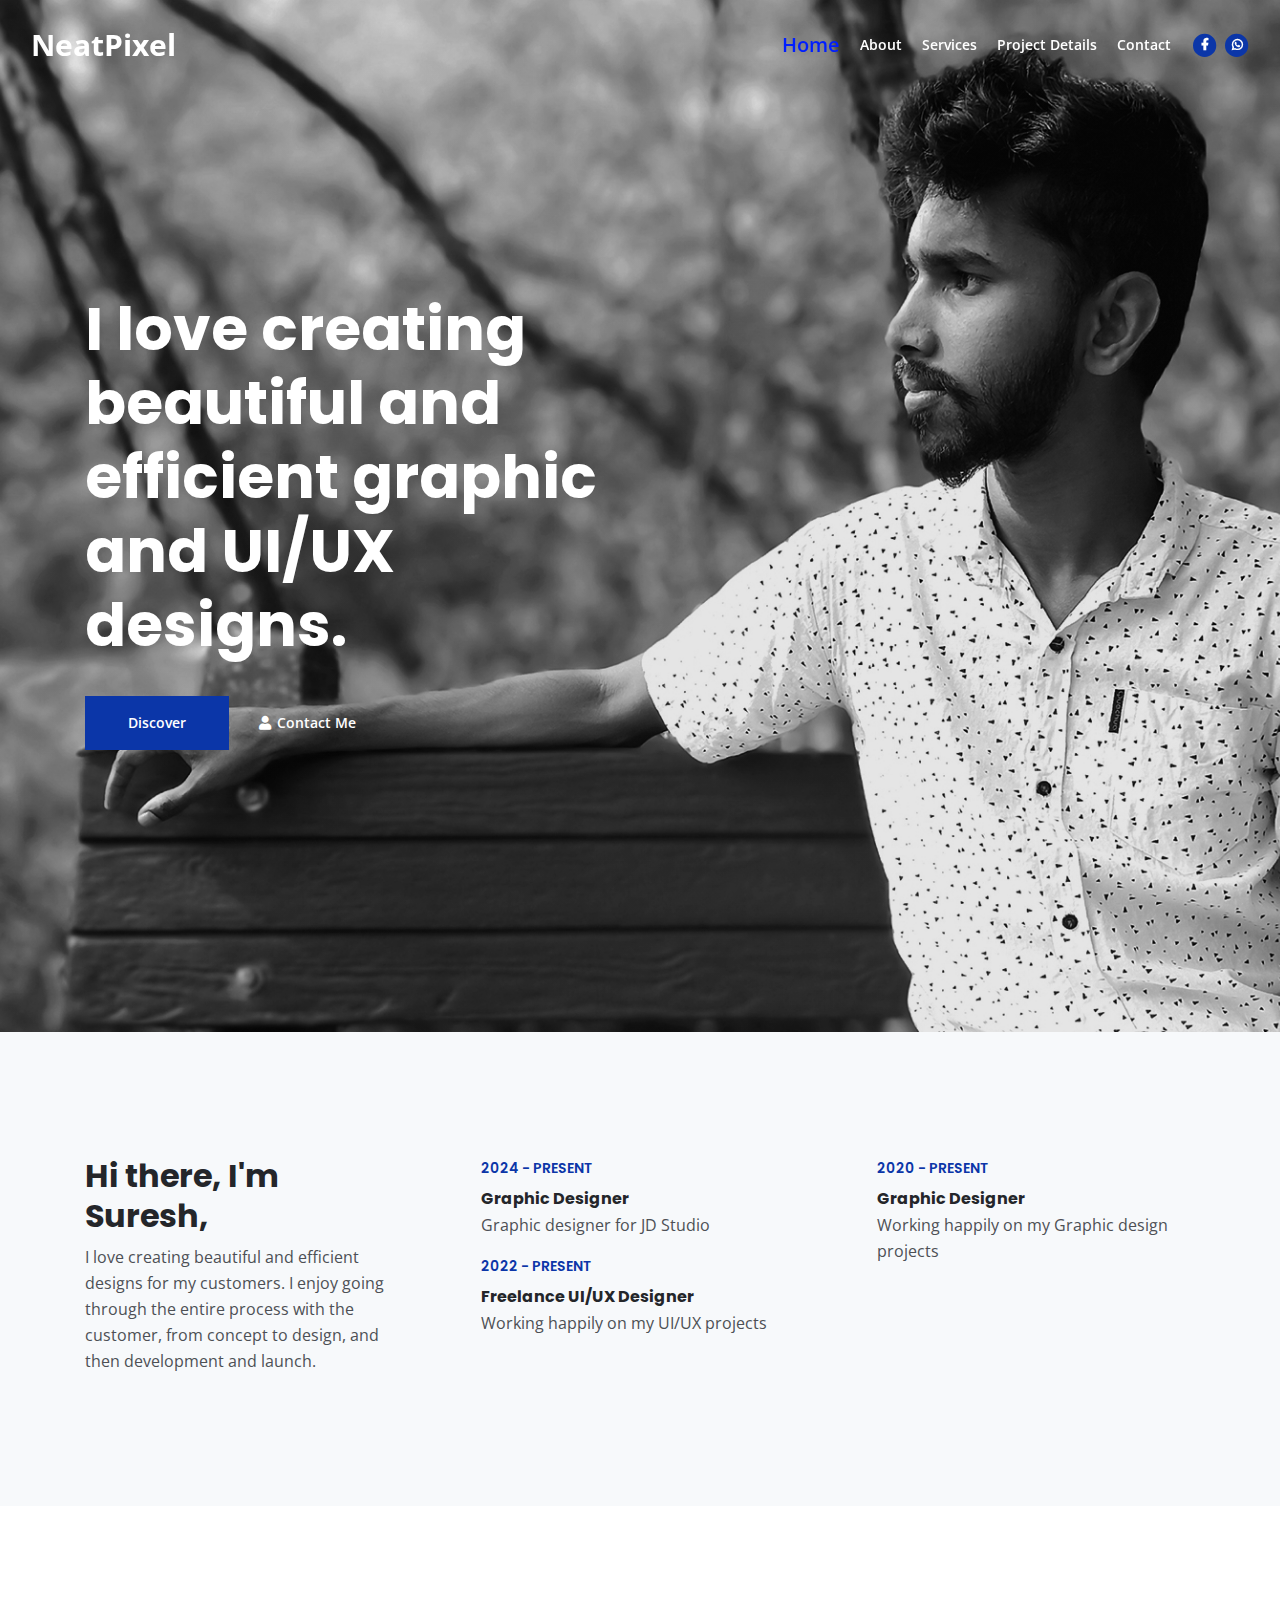
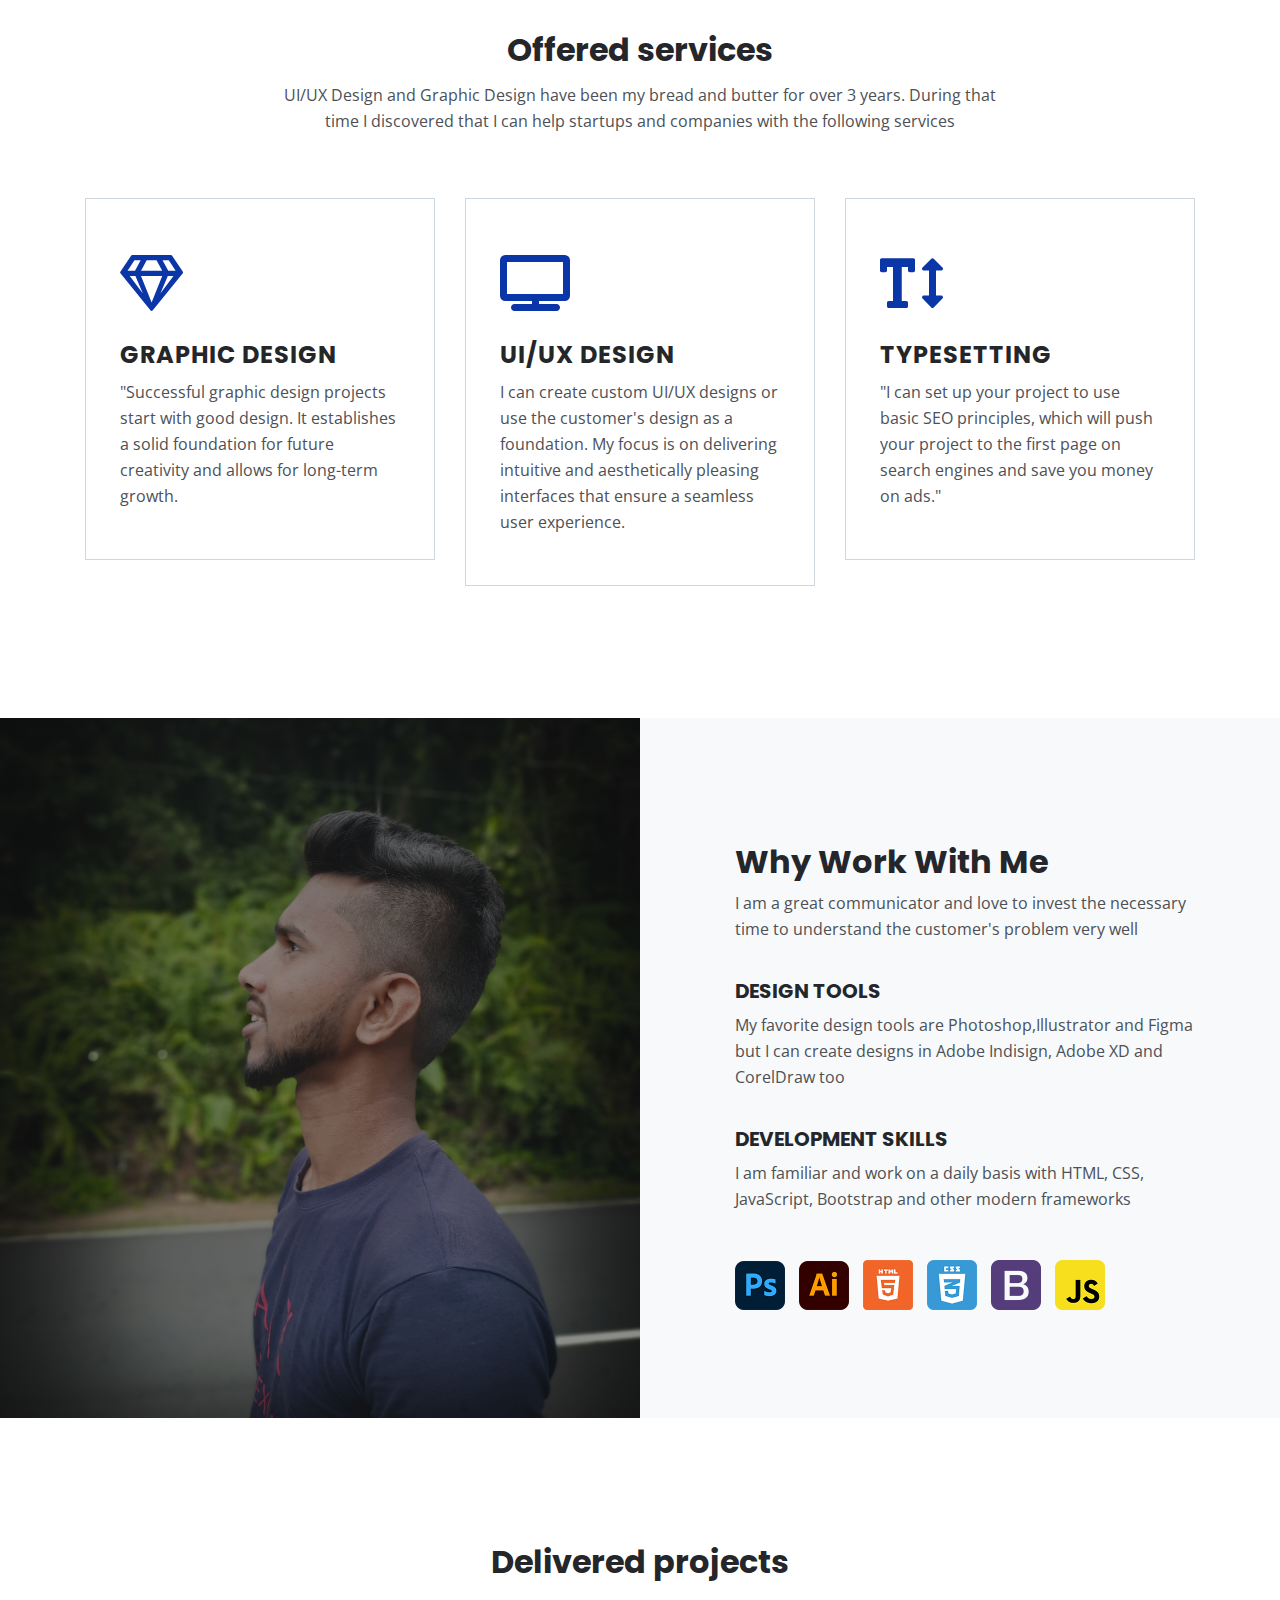
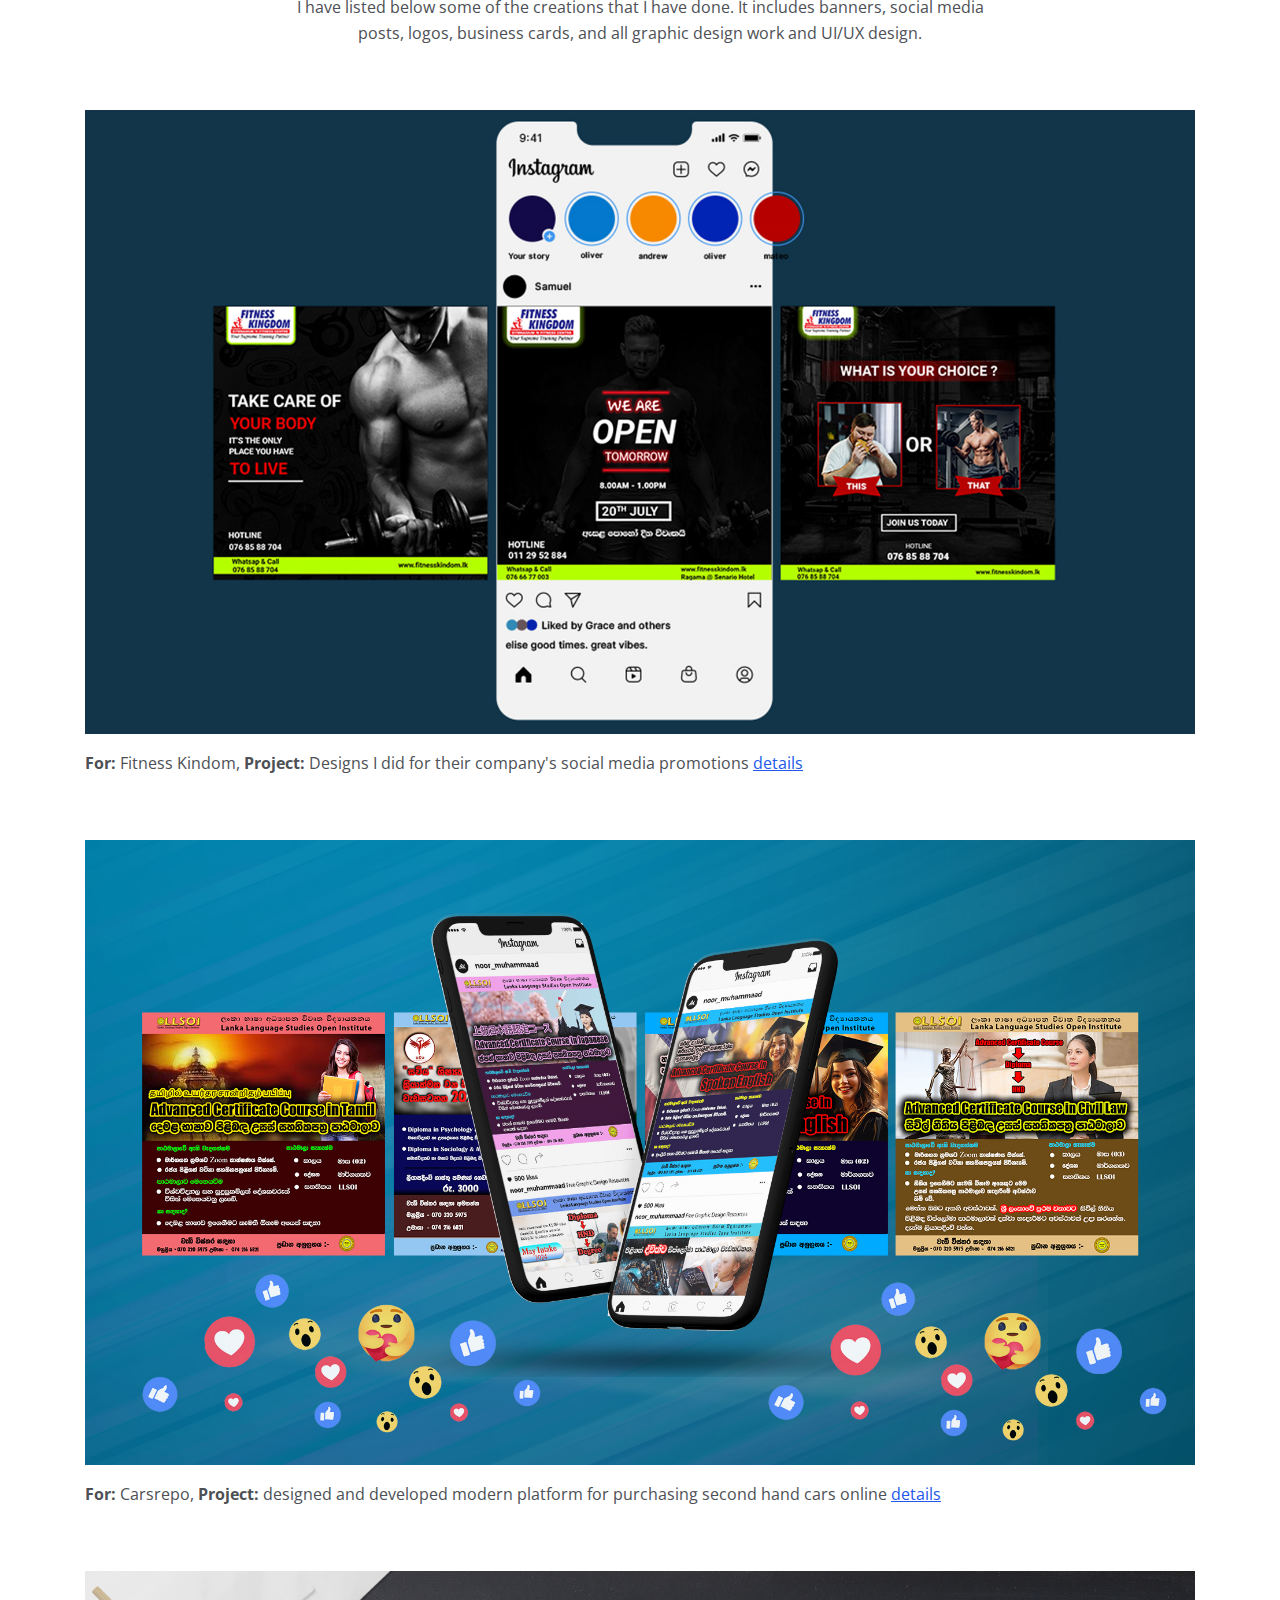
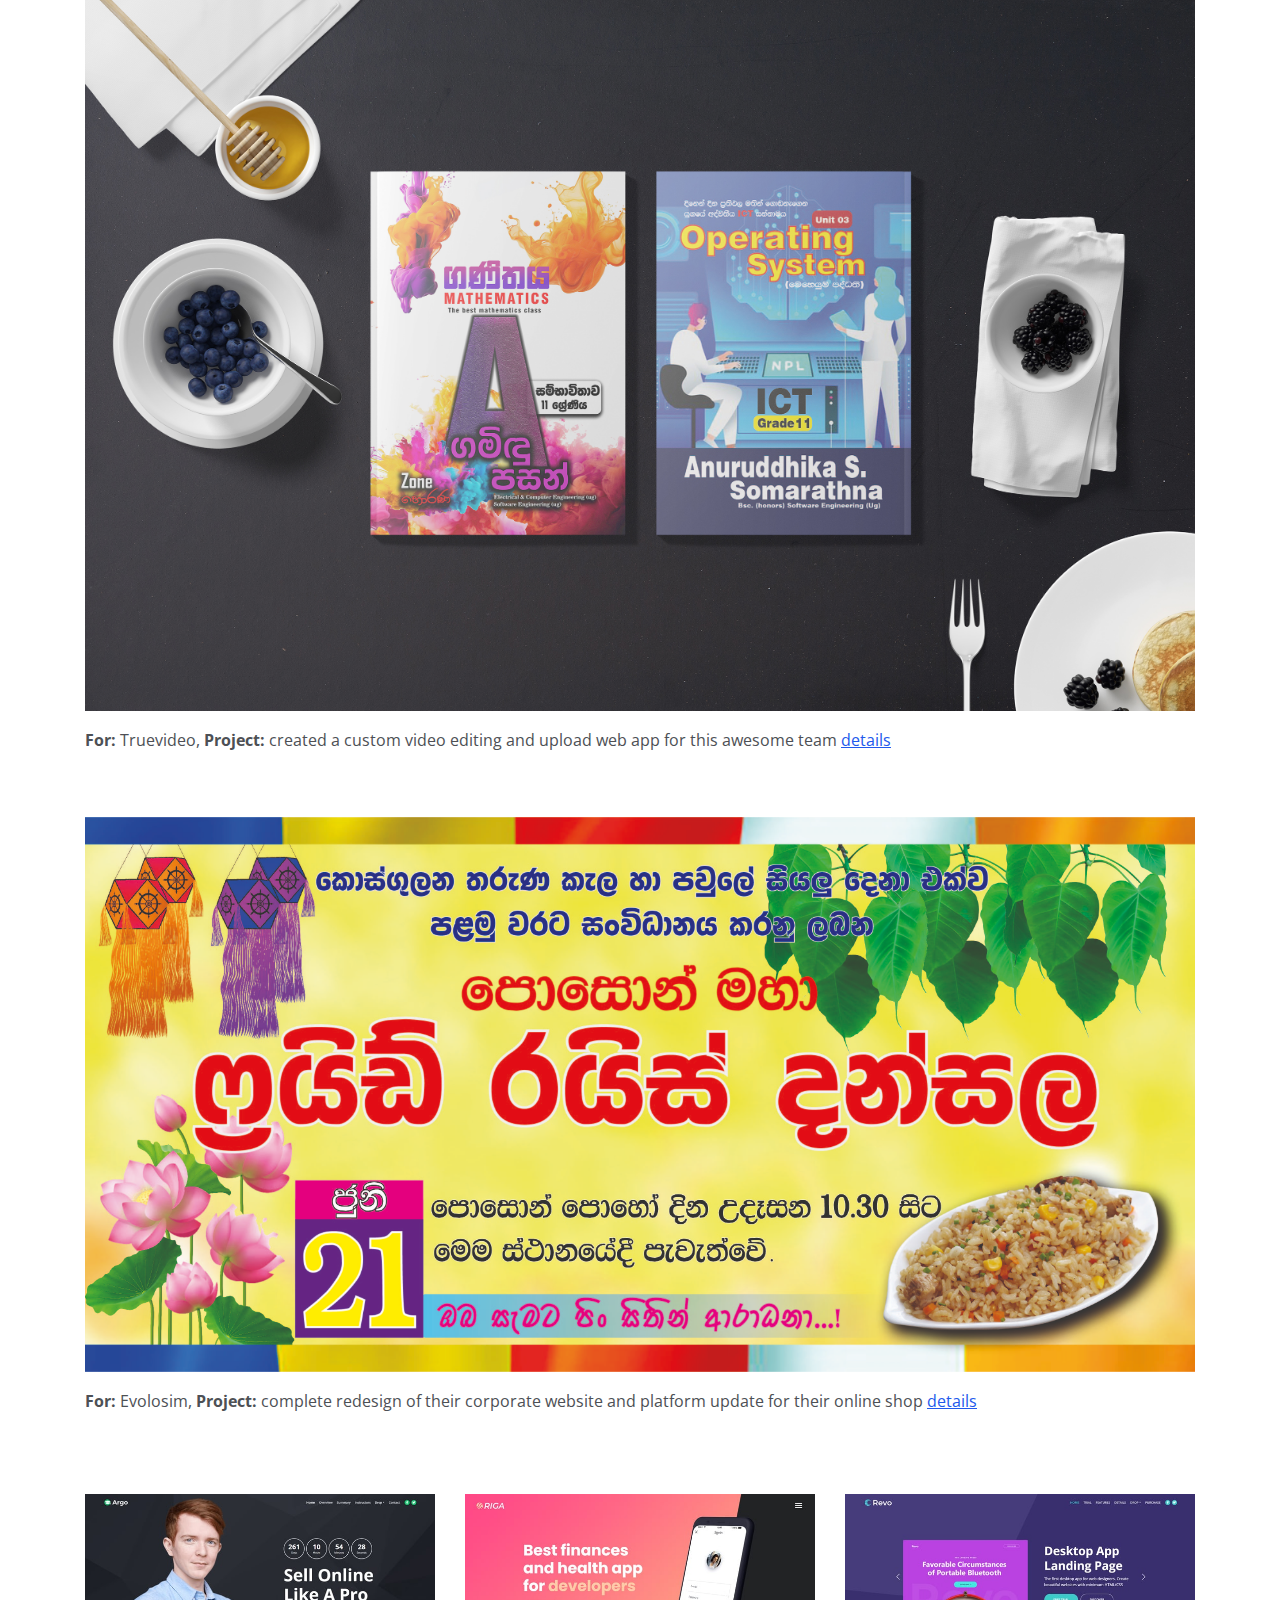
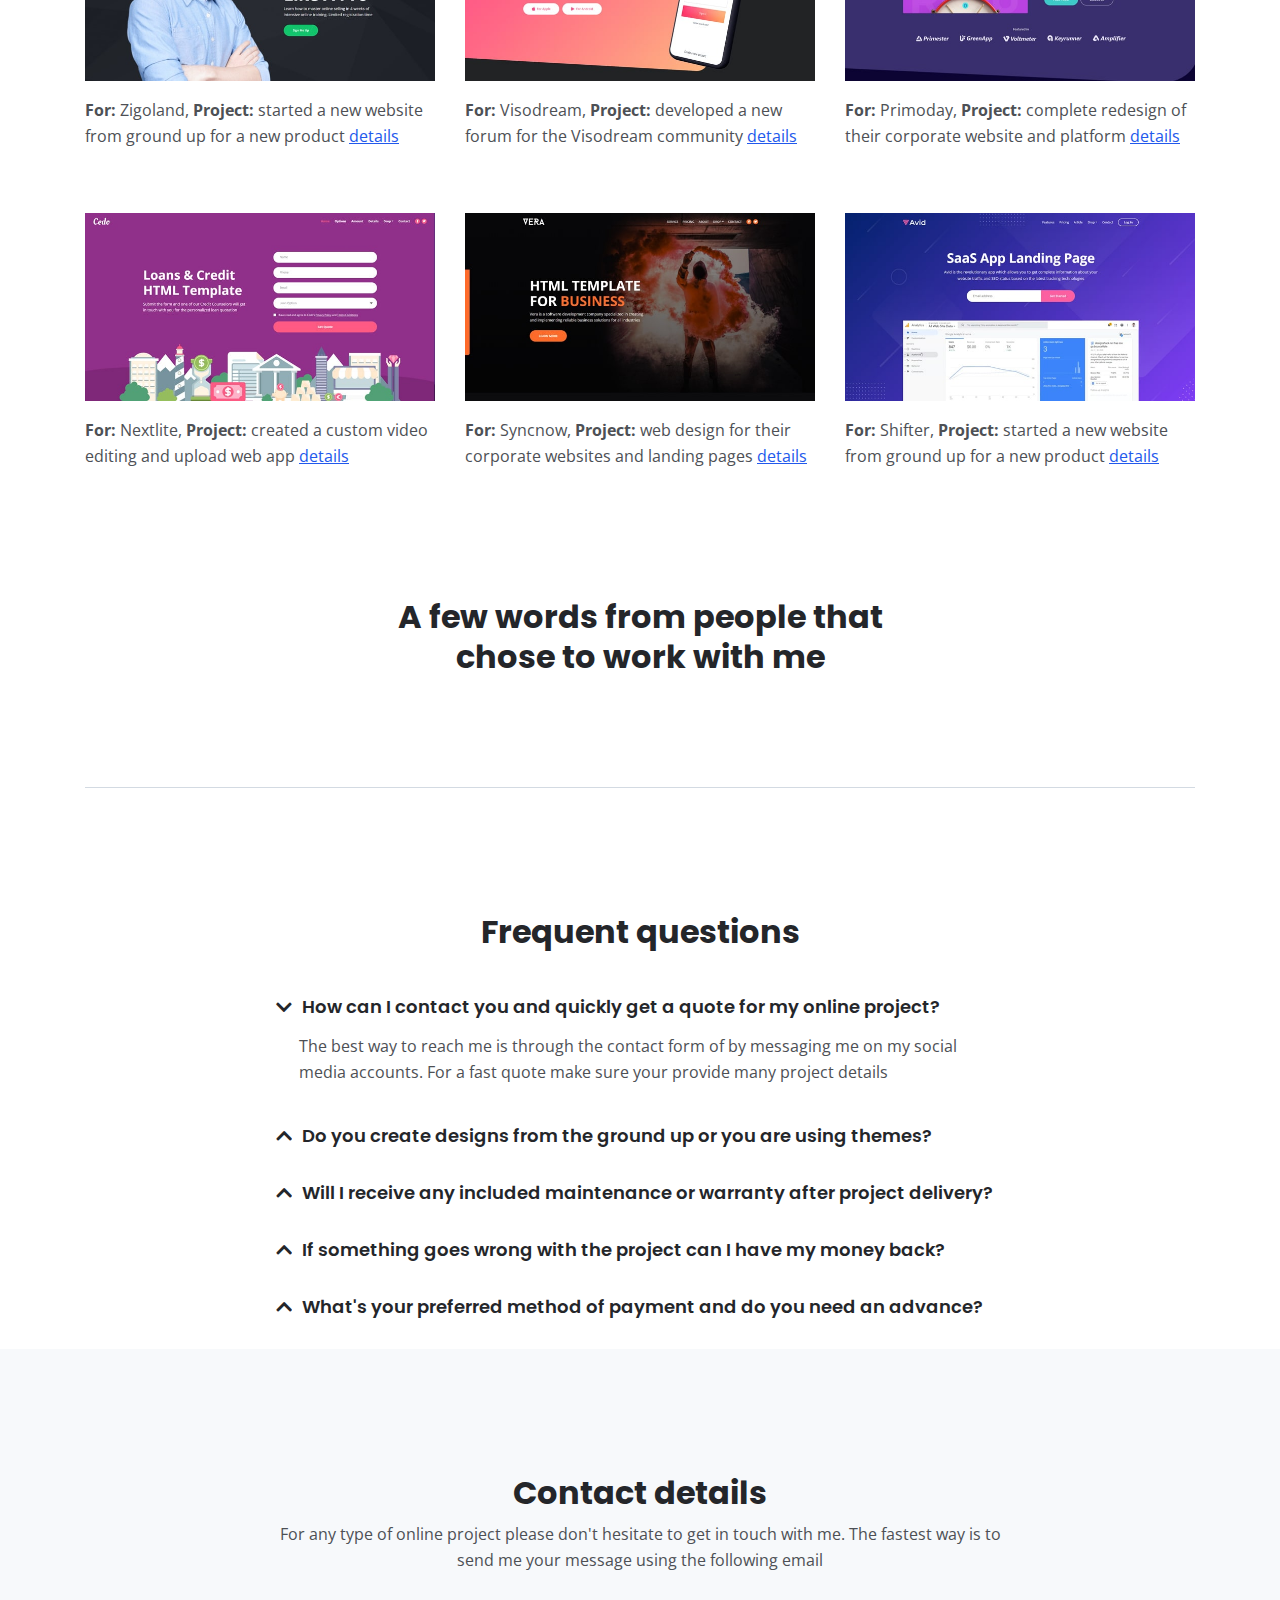
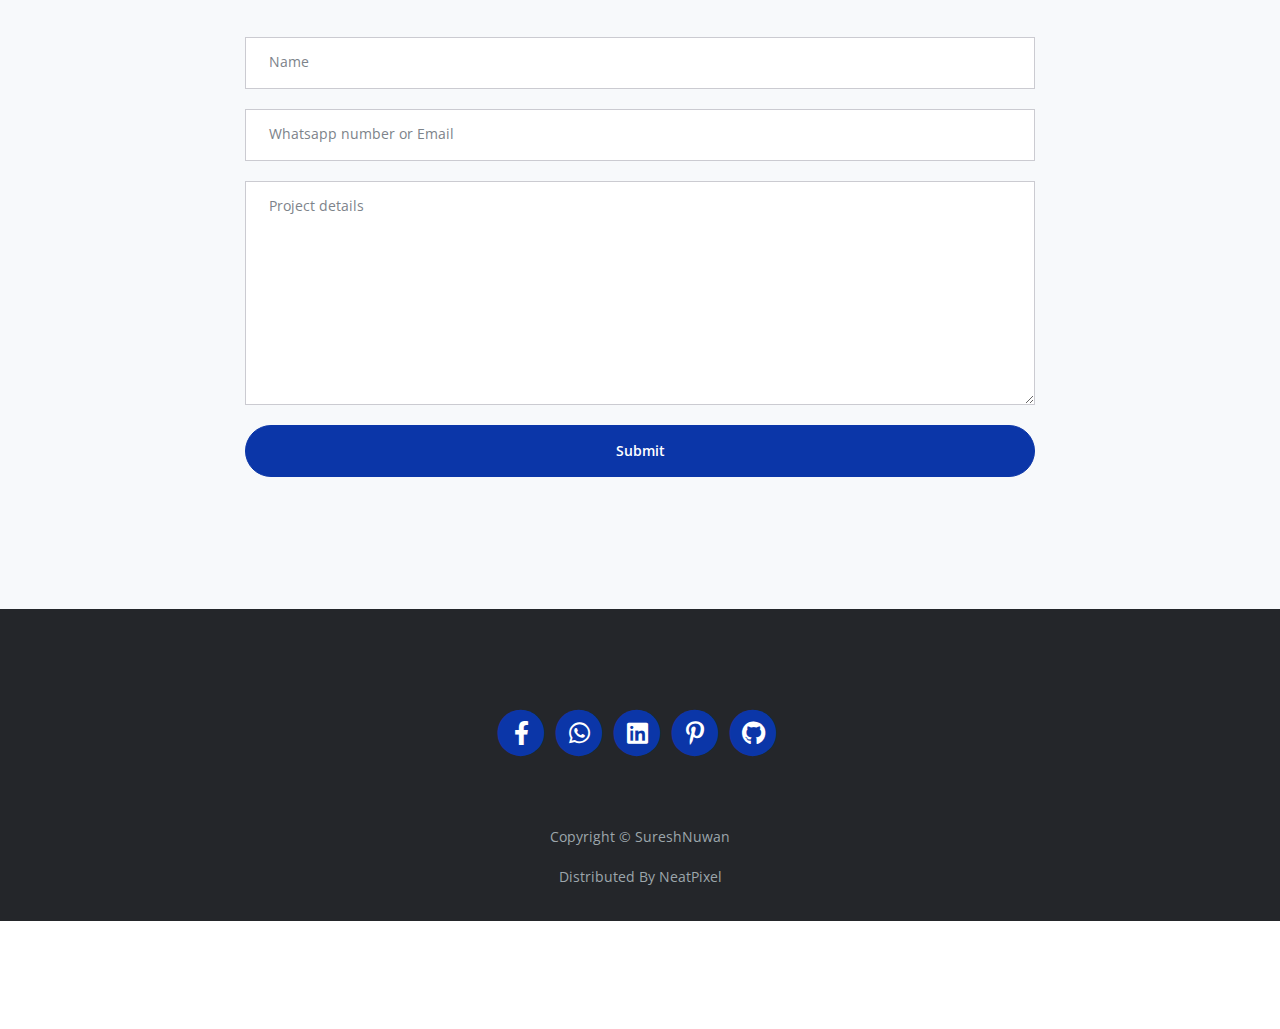
<file: index.html>
<!DOCTYPE html>
<html lang="en">
<head>
    <meta charset="utf-8">
    <meta name="viewport" content="width=device-width, initial-scale=1, shrink-to-fit=no">
    
    <!-- SEO Meta Tags -->
    <meta name="description" content="Your description">
    <meta name="author" content="Suresh Nuwan">

    <!-- OG Meta Tags to improve the way the post looks when you share the page on Facebook, Twitter, LinkedIn -->
	<meta property="og:site_name" content="" /> <!-- website name -->
	<meta property="og:site" content="" /> <!-- website link -->
	<meta property="og:title" content=""/> <!-- title shown in the actual shared post -->
	<meta property="og:description" content="" /> <!-- description shown in the actual shared post -->
	<meta property="og:image" content="" /> <!-- image link, make sure it's jpg -->
	<meta property="og:url" content="" /> <!-- where do you want your post to link to -->
	<meta name="twitter:card" content="summary_large_image"> <!-- to have large image post format in Twitter -->

    <!-- Webpage Title -->
    <title>My portfolio</title>
    
    <!-- Styles -->
    <link rel="preconnect" href="https://fonts.gstatic.com">
    <link href="https://fonts.googleapis.com/css2?family=Open+Sans:ital,wght@0,400;0,600;0,700;1,400&family=Poppins:wght@600&display=swap" rel="stylesheet">
    <link href="css/bootstrap.css" rel="stylesheet">
    <link href="css/fontawesome-all.css" rel="stylesheet">
	<link href="css/styles.css" rel="stylesheet">
	
	<!-- Favicon  -->
    <link rel="icon" href="images/favicon.png">
</head>
<body data-spy="scroll" data-target=".fixed-top">
    
    <!-- Navigation -->
    <nav class="navbar navbar-expand-lg fixed-top navbar-dark">
        <div class="container">
            
            <!-- Image Logo -->
            <!--a class="navbar-brand logo-image" href="index.html"><img src="images/white icon.png" alt="alternative"></a!-->  

            <!-- Text Logo - Use this if you don't have a graphic logo -->
            <a class="navbar-brand logo-text page-scroll" href="index.html">NeatPixel</a>

            <button class="navbar-toggler p-0 border-0" type="button" data-toggle="offcanvas">
                <span class="navbar-toggler-icon"></span>
            </button>

            <div class="navbar-collapse offcanvas-collapse" id="navbarsExampleDefault">
                <ul class="navbar-nav ml-auto">
                    <li class="nav-item">
                        <a class="nav-link page-scroll" href="#header">Home <span class="sr-only">(current)</span></a>
                    </li>
                    <li class="nav-item">
                        <a class="nav-link page-scroll" href="#about">About</a>
                    </li>
                    <li class="nav-item">
                        <a class="nav-link page-scroll" href="#services">Services</a>
                    </li>
                    <li class="nav-item">
                        <a class="nav-link page-scroll" href="project.html">Project Details</a>
                    </li>
                    <!--li class="nav-item dropdown">
                        <a class="nav-link dropdown-toggle" href="#" id="dropdown01" data-toggle="dropdown" aria-haspopup="true" aria-expanded="false">Drop</a>
                        <div class="dropdown-menu" aria-labelledby="dropdown01">
                            <a class="dropdown-item page-scroll" href="project.html">Project Details</a>
                            <div class="dropdown-divider"></div>
                            <a class="dropdown-item page-scroll" href="terms.html">Terms Conditions</a>
                            <div class="dropdown-divider"></div>
                            <a class="dropdown-item page-scroll" href="privacy.html">Privacy Policy</a>
                        </div>
                    </li-->
                    <li class="nav-item">
                        <a class="nav-link page-scroll" href="#contact">Contact</a>
                    </li>
                </ul>
                <span class="nav-item social-icons">
                    <span class="fa-stack">
                        <a href="https://www.facebook.com/profile.php?id=61552412983039&mibextid=ZbWKwL">
                            <i class="fas fa-circle fa-stack-2x"></i>
                            <i class="fab fa-facebook-f fa-stack-1x"></i>
                        </a>
                    </span>
                    <span class="fa-stack">
                        <a href="https://wa.me/message/OTG2L5EXQUKNB1">
                            <i class="fas fa-circle fa-stack-2x"></i>
                            <i class="fab fa-whatsapp fa-stack-1x"></i>
                        </a>
                    </span>
                </span>
            </div> <!-- end of navbar-collapse -->
        </div> <!-- end of container -->
    </nav> <!-- end of navbar -->
    <!-- end of navigation -->


    <!-- Header -->
    <header id="header" class="header">
        <div class="container">
            <div class="row">
                <div class="col-lg-6">
                    <div class="text-container">
                        <h1 class="h1-large">I love creating beautiful and efficient graphic and UI/UX designs.</h1>
                        <a class="btn-solid-lg page-scroll" href="#about">Discover</a>
                        <a class="btn-outline-lg page-scroll" href="#contact"><i class="fas fa-user"></i>Contact Me</a>
                    </div> <!-- end of text-container -->
                </div> <!-- end of col -->
            </div> <!-- end of row -->
        </div> <!-- end of container -->
    </header> <!-- end of header -->
    <!-- end of header -->


    <!-- About-->
    <div id="about" class="basic-1 bg-gray">
        <div class="container">
            <div class="row">
                <div class="col-lg-4">
                    <div class="text-container first">
                        <h2>Hi there, I'm Suresh,</h2>
                        <p>I love creating beautiful and efficient designs for my customers. I enjoy going through the entire process with the customer, from concept to design, and then development and launch.</p>
                    </div> <!-- end of text-container -->
                </div> <!-- end of col -->
                <div class="col-lg-4">
                    <div class="text-container second">
                        <div class="time">2024 - PRESENT</div>
                        <h6>Graphic Designer</h6>
                        <p>Graphic designer for JD Studio</p>
                        <div class="time">2022 - PRESENT</div>
                        <h6>Freelance UI/UX Designer</h6>
                        <p>Working happily on my UI/UX projects</p>
                    </div> <!-- end of text-container -->
                </div> <!-- end of col -->
                <div class="col-lg-4">
                    <div class="text-container third">
                        <div class="time">2020 - PRESENT</div>
                        <h6>Graphic Designer</h6>
                        <p>Working happily on my Graphic design projects</p>
                    </div> <!-- end of text-container -->
                </div> <!-- end of col -->
            </div> <!-- end of row -->
        </div> <!-- end of container -->
    </div> <!-- end of basic-1 -->
    <!-- end of about -->


    <!-- Services -->
    <div id="services" class="basic-2">
        <div class="container">
            <div class="row">
                <div class="col-lg-12">
                    <h2 class="h2-heading">Offered services</h2>
                    <p class="p-heading">UI/UX Design and Graphic Design have been my bread and butter for over 3 years. During that time I discovered that I can help startups and companies with the following services</p>
                </div> <!-- end of col -->
            </div> <!-- end of row -->
            <div class="row">
                <div class="col-lg-4">
                    <div class="text-box">
                        <i class="far fa-gem"></i>
                        <h4>GRAPHIC DESIGN</h4>
                        <p>"Successful graphic design projects start with good design. It establishes a solid foundation for future creativity and allows for long-term growth.</p>
                    </div> <!-- end of text-box -->
                </div> <!-- end of col -->
                <div class="col-lg-4">
                    <div class="text-box">
                        <i class="fas fa-tv"></i>
                        <h4>UI/UX DESIGN</h4>
                        <p>I can create custom UI/UX designs or use the customer's design as a foundation. My focus is on delivering intuitive and aesthetically pleasing interfaces that ensure a seamless user experience.</p>
                    </div> <!-- end of text-box -->
                </div> <!-- end of col -->
                <div class="col-lg-4">
                    <div class="text-box">
                        <i class="fas fa-text-height"></i>
                        <h4>TYPESETTING</h4>
                        <p>"I can set up your project to use basic SEO principles, which will push your project to the first page on search engines and save you money on ads."</p>
                    </div> <!-- end of text-box -->
                </div> <!-- end of col -->
            </div> <!-- end of row -->
        </div> <!-- end of container -->
    </div> <!-- end of basic-2 -->
    <!-- end of services -->


    <!-- Details -->
	<div class="split">
		<div class="area-1">
		</div><!-- end of area-1 on same line and no space between comments to eliminate margin white space --><div class="area-2 bg-gray">
            <div class="container">    
                <div class="row">
                    <div class="col-lg-12">     
                        
                        <!-- Text Container -->
                        <div class="text-container">
                            <h2>Why Work With Me</h2>
                            <p>I am a great communicator and love to invest the necessary time to understand the customer's problem very well</p>
                            <h5>DESIGN TOOLS</h5>
                            <p>My favorite design tools are Photoshop,Illustrator and Figma but I can create designs in Adobe Indisign, Adobe XD and CorelDraw too</p>
                            <h5>DEVELOPMENT SKILLS</h5>
                            <p>I am familiar and work on a daily basis with HTML, CSS, JavaScript, Bootstrap and other modern frameworks</p>
                            
                            <div class="icons-container">
                                <img src="images/details-icon-photoshop.png" alt="alternative">
                                <img src="images/details-icon-illustrator.png" alt="alternative">
                                <img src="images/details-icon-html.png" alt="alternative">
                                <img src="images/details-icon-css.png" alt="alternative">
                                <img src="images/details-icon-bootstrap.png" alt="alternative">
                                <img src="images/details-icon-javascript.png" alt="alternative">
                            </div> <!-- end of icons-container -->
                        </div> <!-- end of text-container -->
                        <!-- end of text container -->

                    </div> <!-- end of col -->
                </div> <!-- end of row -->
            </div> <!-- end of container -->
		</div> <!-- end of area-2 -->
    </div> <!-- end of split -->
    <!-- end of details -->


    <!-- Projects -->
    <div id="projects" class="basic-3">
        <div class="container">
            <div class="row">
                <div class="col-lg-12">
                    <h2 class="h2-heading">Delivered projects</h2>
                    <p class="p-heading">I have listed below some of the creations that I have done. It includes banners, social media posts, logos, business cards, and all graphic design work and UI/UX design.</p>
                </div> <!-- end of col -->
            </div> <!-- end of row -->
            <div class="row">
                <div class="col-lg-12">
                    <div class="text-container">
                        <div class="image-container">
                            <a href="project.html">
                                <img class="img-fluid" src="images/service.1.jpg" alt="alternative">
                            </a>
                        </div> <!-- end of image-container -->
                        <p><strong>For:</strong> Fitness Kindom, <strong>Project:</strong> Designs I did for their company's social media promotions <a class="blue" href="project.html">details</a></p>
                    </div> <!-- end of text-container -->
                    <div class="text-container">
                        <div class="image-container">
                            <a href="project.html">
                                <img class="img-fluid" src="images/service.2.jpg" alt="alternative">
                            </a>
                        </div> <!-- end of image-container -->
                        <p><strong>For:</strong> Carsrepo, <strong>Project:</strong> designed and developed modern platform for purchasing second hand cars online <a class="blue" href="project.html">details</a></p>
                    </div> <!-- end of text-container -->
                    <div class="text-container">
                        <div class="image-container">
                            <a href="project.html">
                                <img class="img-fluid" src="images/service.3.jpg" alt="alternative">
                            </a>
                        </div> <!-- end of image-container -->
                        <p><strong>For:</strong> Truevideo, <strong>Project:</strong> created a custom video editing and upload web app for this awesome team <a class="blue" href="project.html">details</a></p>
                    </div> <!-- end of text-container -->
                    <div class="text-container">
                        <div class="image-container">
                            <a href="project.html">
                                <img class="img-fluid" src="images/poson.jpg" alt="alternative">
                            </a>
                        </div> <!-- end of image-container -->
                        <p><strong>For:</strong> Evolosim, <strong>Project:</strong> complete redesign of their corporate website and platform update for their online shop <a class="blue" href="project.html">details</a></p>
                    </div> <!-- end of text-container -->
                </div> <!-- end of col -->
            </div> <!-- end of row -->
        </div> <!-- end of container -->
    </div> <!-- end of basic-3 -->
    <!-- end of projects -->


    <!-- Works -->
    <div class="basic-4">
        <div class="container">
            <div class="row">
                <div class="col-lg-4">
                    <div class="text-container">
                        <div class="image-container">
                            <a href="project.html">
                                <img class="img-fluid" src="images/work-1.jpg" alt="alternative">
                            </a>
                        </div> <!-- end of image-container -->
                        <p><strong>For:</strong> Zigoland, <strong>Project:</strong> started a new website from ground up for a new product <a class="blue" href="project.html">details</a></p>
                    </div> <!-- end of text-container -->
                </div> <!-- end of col -->
                <div class="col-lg-4">
                    <div class="text-container">
                        <div class="image-container">
                            <a href="project.html">
                                <img class="img-fluid" src="images/work-2.jpg" alt="alternative">
                            </a>
                        </div> <!-- end of image-container -->
                        <p><strong>For:</strong> Visodream, <strong>Project:</strong> developed a new forum for the Visodream community <a class="blue" href="project.html">details</a></p>
                    </div> <!-- end of text-container -->
                </div> <!-- end of col -->
                <div class="col-lg-4">
                    <div class="text-container">
                        <div class="image-container">
                            <a href="project.html">
                                <img class="img-fluid" src="images/work-3.jpg" alt="alternative">
                            </a>
                        </div> <!-- end of image-container -->
                        <p><strong>For:</strong> Primoday, <strong>Project:</strong> complete redesign of their corporate website and platform <a class="blue" href="project.html">details</a></p>
                    </div> <!-- end of text-container -->
                </div> <!-- end of col -->
            </div> <!-- end of row -->
            <div class="row">
                <div class="col-lg-4">
                    <div class="text-container">
                        <div class="image-container">
                            <a href="project.html">
                                <img class="img-fluid" src="images/work-4.jpg" alt="alternative">
                            </a>
                        </div> <!-- end of image-container -->
                        <p><strong>For:</strong> Nextlite, <strong>Project:</strong> created a custom video editing and upload web app <a class="blue" href="project.html">details</a></p>
                    </div> <!-- end of text-container -->
                </div> <!-- end of col -->
                <div class="col-lg-4">
                    <div class="text-container">
                        <div class="image-container">
                            <a href="project.html">
                                <img class="img-fluid" src="images/work-5.jpg" alt="alternative">
                            </a>
                        </div> <!-- end of image-container -->
                        <p><strong>For:</strong> Syncnow, <strong>Project:</strong> web design for their corporate websites and landing pages <a class="blue" href="project.html">details</a></p>
                    </div> <!-- end of text-container -->
                </div> <!-- end of col -->
                <div class="col-lg-4">
                    <div class="text-container">
                        <div class="image-container">
                            <a href="project.html">
                                <img class="img-fluid" src="images/work-6.jpg" alt="alternative">
                            </a>
                        </div> <!-- end of image-container -->
                        <p><strong>For:</strong> Shifter, <strong>Project:</strong> started a new website from ground up for a new product <a class="blue" href="project.html">details</a></p>
                    </div> <!-- end of text-container -->
                </div> <!-- end of col -->
            </div> <!-- end of row -->
        </div> <!-- end of container -->
    </div> <!-- end of basic-4 -->
    <!-- end of works -->


    <!-- Testimonials -->
    <div class="cards-1">
        <div class="container">
            <div class="row">
                <div class="col-lg-12">
                    <h2 class="h2-heading">A few words from people that chose to work with me</h2>
                </div> <!-- end of col -->
            </div> <!-- end of row -->
            <div class="row">
                <div class="col-lg-12">
                    
                    <!-- Card -->
                    <!--div class="card">
                        <div class="card-body">
                            <p class="testimonial-text">“Mark is a skilled developer which will do everything possible to deliver the project on time and I really appreciate that”</p>
                            <div class="details">
                                <img src="images/testimonial-1.jpg" alt="alternative">
                                <div class="text">
                                    <div class="testimonial-author">Samantha Bloom</div>
                                    <div class="occupation">Team Leader - Syncnow</div>
                                </div> <!-- end of text -->
                            </div> <!-- end of testimonial-details -->
                        </div>
                    </div>
                    <!-- end of card -->

                    <!-- Card -->
                    <!--div class="card">
                        <div class="card-body">
                            <p class="testimonial-text">“Loved to work with Mark he's such an awesome developer with great attention to details. He also has a great eye for design”</p>
                            <div class="details">
                                <img src="images/testimonial-2.jpg" alt="alternative">
                                <div class="text">
                                    <div class="testimonial-author">John Rowling</div>
                                    <div class="occupation">Marketing Manager - Nexlite</div>
                                </div> <!-- end of text -->
                            </div> <!-- end of testimonial-details -->
                        </div>
                    </div>
                    <!-- end of card -->

                    <!-- Card -->
                    <!--div class="card">
                        <div class="card-body">
                            <p class="testimonial-text">“So glad we started working with Mark. We've used many times his design and development skills for our inhouse online projects”</p>
                            <div class="details">
                                <img src="images/testimonial-3.jpg" alt="alternative">
                                <div class="text">
                                    <div class="testimonial-author">Lana Smith</div>
                                    <div class="occupation">General Manager - Shifter</div>
                                </div--> <!-- end of text -->
                            </div> <!-- end of testimonial-details -->
                        </div>
                    </div>
                    <!-- end of card -->

                </div> <!-- end of col -->
            </div> <!-- end of row -->
        </div> <!-- end of container -->
    </div> <!-- end of cards-1 -->
    <!-- end of testimonials -->


    <!-- Section Divider -->
    <div class="container">
        <div class="row">
            <div class="col-lg-12">
                <hr class="section-divider">
            </div> <!-- end of col -->
        </div> <!-- end of row -->
    </div> <!-- end of container -->
    <!-- end of section divider -->


    <!-- Questions -->
    <div class="accordion-1">
        <div class="container">
            <div class="row">
                <div class="col-lg-12">
                    <h2 class="h2-heading">Frequent questions</h2>
                </div> <!-- end of col -->
            </div> <!-- end of row -->
            <div class="row">
                <div class="col-lg-12">

                    <div class="accordion" id="accordionExample">
                        <div class="card">
                            <div class="card-header" id="headingOne">
                                <button class="btn btn-link btn-block text-left" type="button" data-toggle="collapse" data-target="#collapseOne" aria-expanded="true" aria-controls="collapseOne">
                                    How can I contact you and quickly get a quote for my online project?
                                </button>
                            </div>
                            <div id="collapseOne" class="collapse show" aria-labelledby="headingOne" data-parent="#accordionExample">
                                <div class="card-body">
                                    The best way to reach me is through the contact form of by messaging me on my social media accounts. For a fast quote make sure your provide many project details
                                </div>
                            </div>
                        </div>
                        <div class="card">
                            <div class="card-header" id="headingTwo">
                                <button class="btn btn-link btn-block text-left collapsed" type="button" data-toggle="collapse" data-target="#collapseTwo" aria-expanded="false" aria-controls="collapseTwo">
                                    Do you create designs from the ground up or you are using themes?
                                </button>
                            </div>
                            <div id="collapseTwo" class="collapse" aria-labelledby="headingTwo" data-parent="#accordionExample">
                                <div class="card-body">
                                    I create designs from scratch for unique, custom solutions, but I'm flexible and can work with themes if the client prefers.
                                </div>
                            </div>
                        </div>
                        <div class="card">
                            <div class="card-header" id="headingThree">
                                <button class="btn btn-link btn-block text-left collapsed" type="button" data-toggle="collapse" data-target="#collapseThree" aria-expanded="false" aria-controls="collapseThree">
                                    Will I receive any included maintenance or warranty after project delivery?
                                </button>
                            </div>
                            <div id="collapseThree" class="collapse" aria-labelledby="headingThree" data-parent="#accordionExample">
                                <div class="card-body">
                                    Yes, I provide a maintenance and support period after project delivery to address any issues or adjustments needed.
                                </div>
                            </div>
                        </div>
                        <div class="card">
                            <div class="card-header" id="headingFour">
                                <button class="btn btn-link btn-block text-left collapsed" type="button" data-toggle="collapse" data-target="#collapseFour" aria-expanded="false" aria-controls="collapseFour">
                                    If something goes wrong with the project can I have my money back?
                                </button>
                            </div>
                            <div id="collapseFour" class="collapse" aria-labelledby="headingFour" data-parent="#accordionExample">
                                <div class="card-body">
                                    I am committed to delivering high-quality work and ensuring your satisfaction. If there are any issues, I will work diligently to resolve them. Refunds are considered on a case-by-case basis.
                                </div>
                            </div>
                        </div>
                        <div class="card">
                            <div class="card-header" id="headingFive">
                                <button class="btn btn-link btn-block text-left collapsed" type="button" data-toggle="collapse" data-target="#collapseFive" aria-expanded="false" aria-controls="collapseFive">
                                    What's your preferred method of payment and do you need an advance?
                                </button>
                            </div>
                            <div id="collapseFive" class="collapse" aria-labelledby="headingFive" data-parent="#accordionExample">
                                <div class="card-body">
                                    My preferred method of payment is via bank transfer and online payment. An advance is required to start the project, with the balance to be paid upon completion.
                            </div>
                        </div>
                    </div> <!-- end of accordion -->

                </div> <!-- end of col -->
            </div> <!-- end of row -->
        </div> <!-- end of container -->
    </div> <!-- end of accordion-1 -->
    <!-- end of questions -->


    <!-- Contact -->
    <div id="contact" class="form-1 bg-gray">
        <div class="container">
            <div class="row">
                <div class="col-lg-12">
                    <h2>Contact details</h2>
                    <p class="p-heading">For any type of online project please don't hesitate to get in touch with me. The fastest way is to send me your message using the following email <a class="blue no-line" href="www.neatpixel0823@gmail.com"></a></p>
                </div> <!-- end of col -->
            </div> <!-- end of row -->
            <div class="row">
                <div class="col-lg-12">
                    
                    <!-- Contact Form -->
                    <form id="contactForm">
                        <div class="form-group">
                            <input type="text" class="form-control-input" id="cname" required>
                            <label class="label-control" for="cname">Name</label>
                        </div>
                        <div class="form-group">
                            <input type="email" class="form-control-input" id="cemail" required>
                            <label class="label-control" for="cemail">Whatsapp number or Email</label>
                        </div>
                        <div class="form-group">
                            <textarea class="form-control-textarea" id="cmessage" required></textarea>
                            <label class="label-control" for="cmessage">Project details</label>
                        </div>
                        <div class="form-group">
                            <button type="submit" class="form-control-submit-button">Submit</button>
                        </div>
                    </form>
                    <!-- end of contact form -->

                </div> <!-- end of col -->
            </div> <!-- end of row -->
        </div> <!-- end of container -->
    </div> <!-- end of form-1 -->  
    <!-- end of contact -->


    <!-- Footer -->
    <div class="footer bg-gray">
        <div class="container">
            <div class="row">
                <div class="col-lg-12">
                    <div class="social-container">
                        <span class="fa-stack">
                            <a href="https://www.facebook.com/profile.php?id=61552412983039&mibextid=ZbWKwL">
                                <i class="fas fa-circle fa-stack-2x"></i>
                                <i class="fab fa-facebook-f fa-stack-1x"></i>
                            </a>
                        </span>
                        <span class="fa-stack">
                            <a href="https://wa.me/message/OTG2L5EXQUKNB1">
                                <i class="fas fa-circle fa-stack-2x"></i>
                                <i class="fab fa-whatsapp fa-stack-1x"></i>
                            </a>
                        </span>
                        <span class="fa-stack">
                            <a href="https://www.linkedin.com/in/nuwa0823">
                                <i class="fas fa-circle fa-stack-2x"></i>
                                <i class="fab fa-linkedin fa-stack-1x"></i>
                            </a>
                        </span>
                        <span class="fa-stack">
                            <a href="https://pin.it/7s1nUp57c">
                                <i class="fas fa-circle fa-stack-2x"></i>
                                <i class="fab fa-pinterest-p fa-stack-1x"></i>
                            </a>
                        </span>
                        <span class="fa-stack">
                            <a href="https://github.com/nuwa22">
                                <i class="fas fa-circle fa-stack-2x"></i>
                                <i class="fab fa-github fa-stack-1x"></i>
                            </a>
                        </span>
                    </div> <!-- end of social-container -->
                </div> <!-- end of col -->
            </div> <!-- end of row -->
        </div> <!-- end of container -->
    </div> <!-- end of footer -->  
    <!-- end of footer -->


    <!-- Copyright -->
    <div class="copyright bg-gray">
        <div class="container">
            <div class="row">
                <div class="col-lg-12">
                    <p class="p-small">Copyright © <a class="no-line" href="#your-link">SureshNuwan</a></p>
                </div> <!-- end of col -->
            </div> <!-- enf of row -->
        </div> <!-- end of container -->

        <div class="container">
            <div class="row">
                <div class="col-lg-12">
                    <p class="p-small">Distributed By <a class="no-line" href="">NeatPixel</a></p>
                </div> <!-- end of col -->
            </div> <!-- enf of row -->
        </div> <!-- end of container -->
        
    </div> <!-- end of copyright --> 
    <!-- end of copyright -->
    
    	
    <!-- Scripts -->
    <script src="js/jquery.min.js"></script> <!-- jQuery for Bootstrap's JavaScript plugins -->
    <script src="js/bootstrap.min.js"></script> <!-- Bootstrap framework -->
    <script src="js/jquery.easing.min.js"></script> <!-- jQuery Easing for smooth scrolling between anchors -->
    <script src="js/scripts.js"></script> <!-- Custom scripts -->
</body>
</html>
</file>
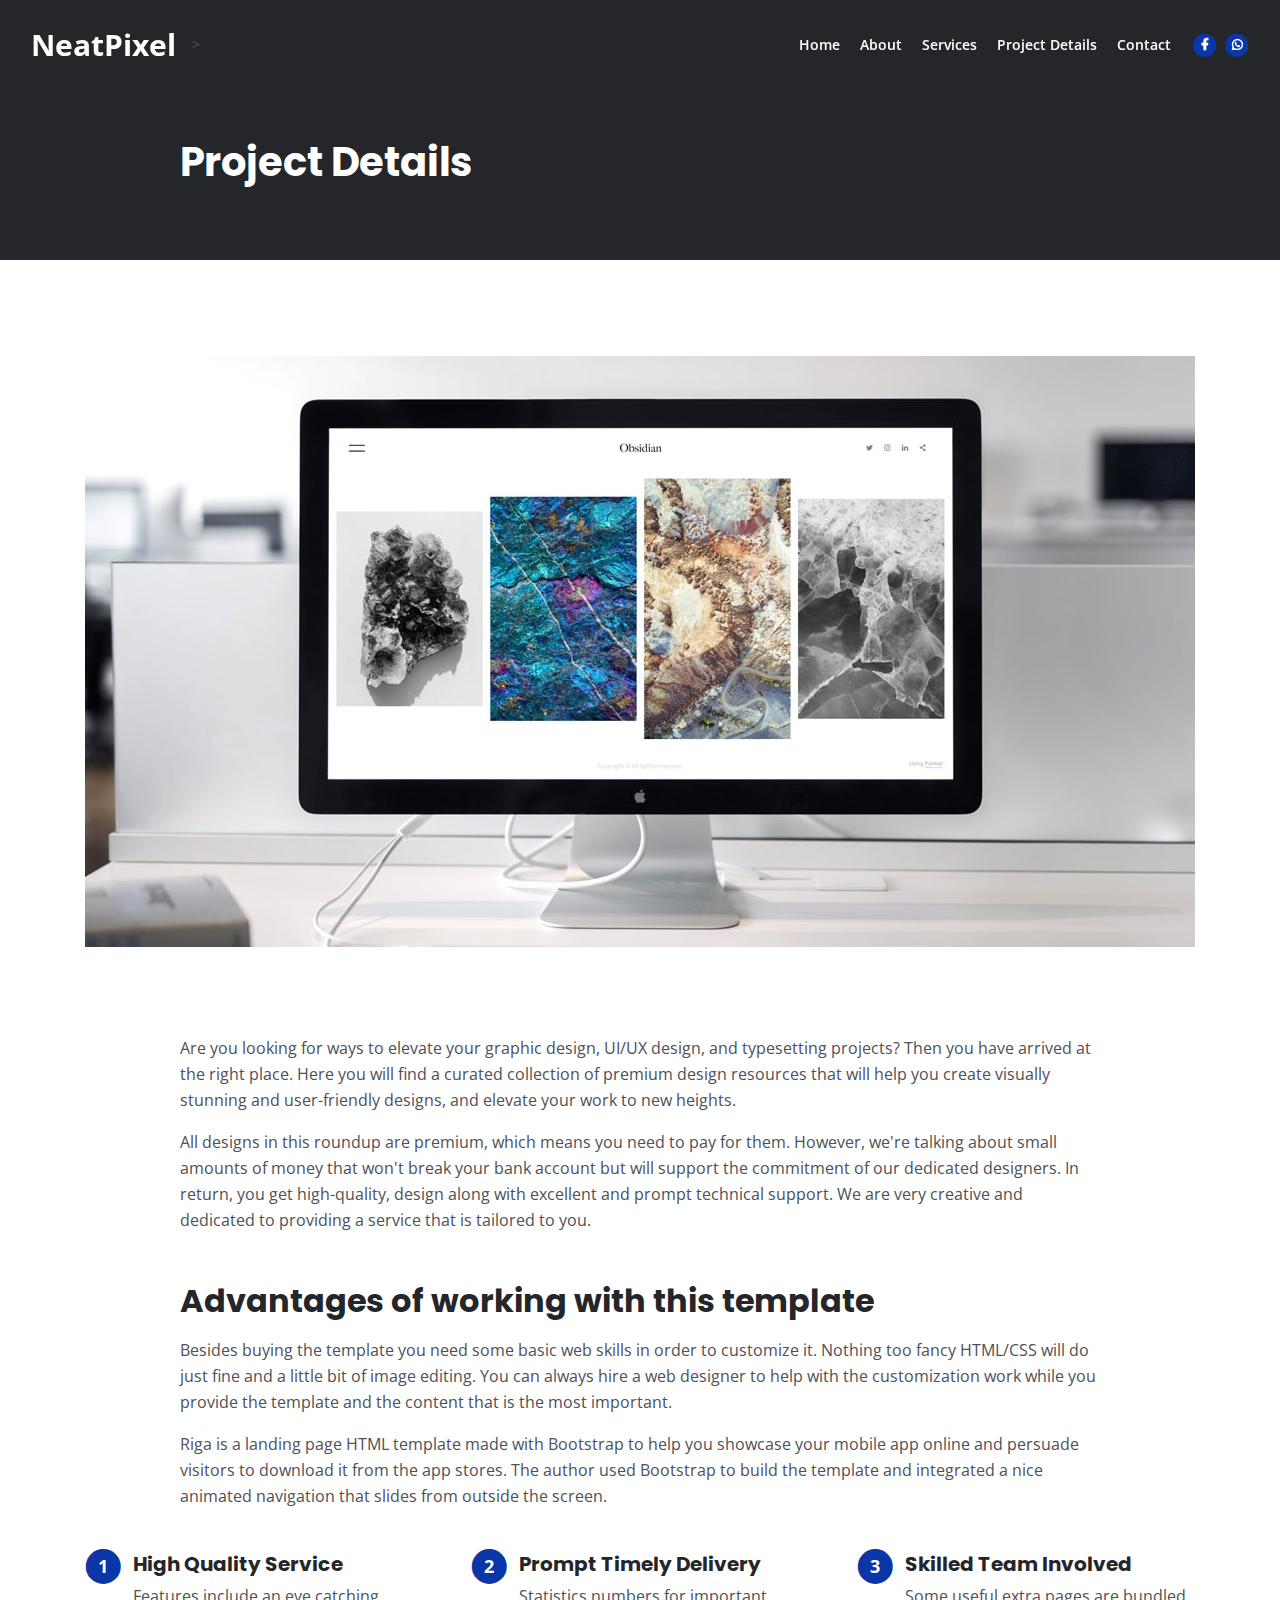
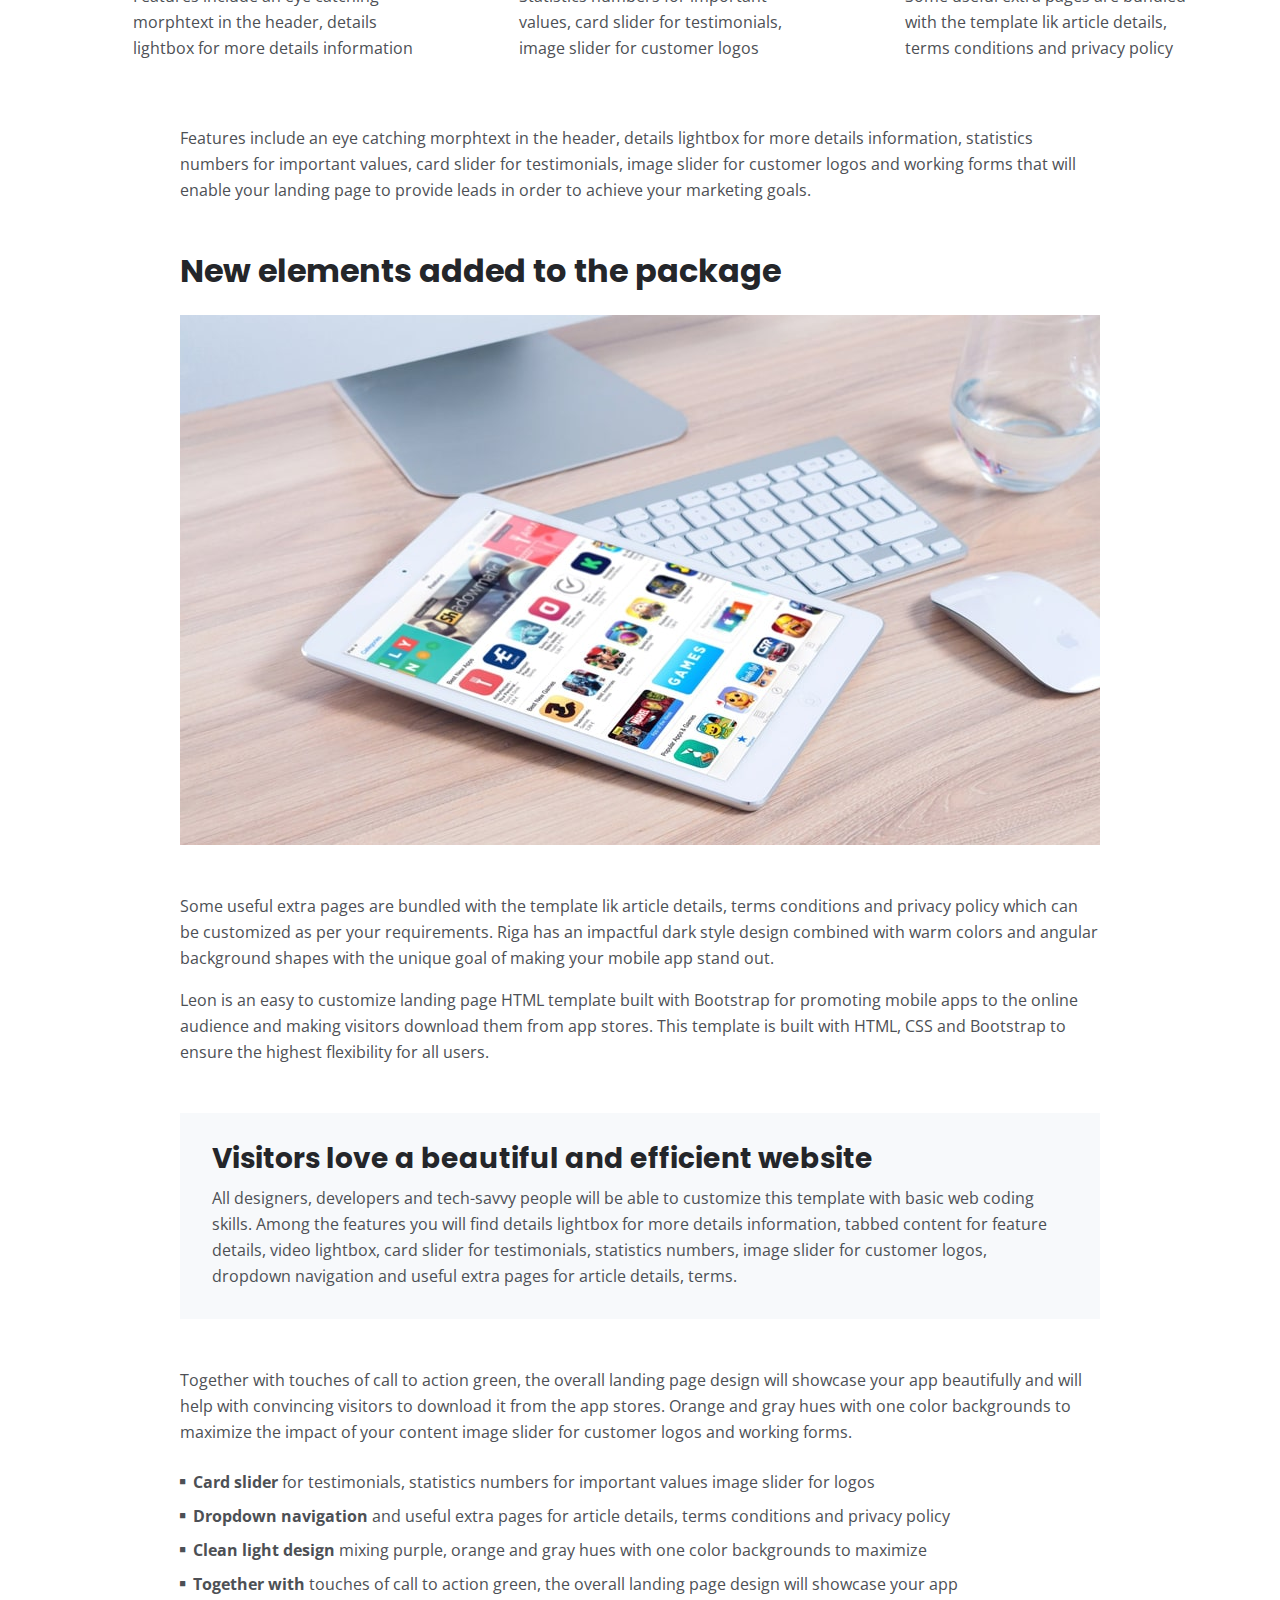
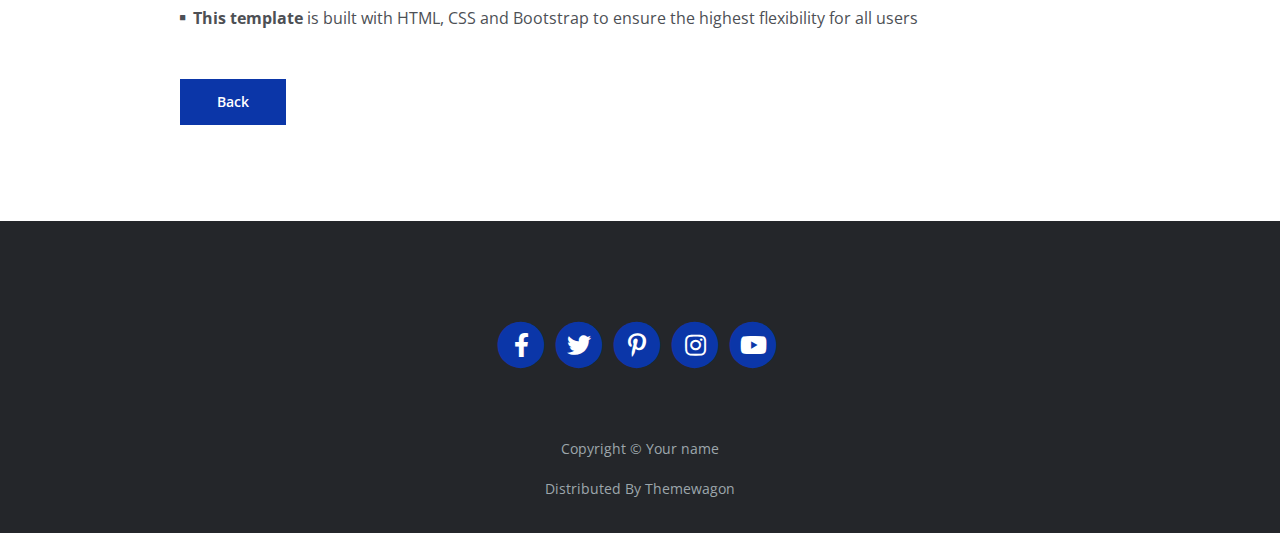
<file: project.html>
<!DOCTYPE html>
<html lang="en">
<head>
    <meta charset="utf-8">
    <meta name="viewport" content="width=device-width, initial-scale=1, shrink-to-fit=no">
    
    <!-- SEO Meta Tags -->
    <meta name="description" content="Your description">
    <meta name="author" content="Your name">

    <!-- OG Meta Tags to improve the way the post looks when you share the page on Facebook, Twitter, LinkedIn -->
	<meta property="og:site_name" content="" /> <!-- website name -->
	<meta property="og:site" content="" /> <!-- website link -->
	<meta property="og:title" content=""/> <!-- title shown in the actual shared post -->
	<meta property="og:description" content="" /> <!-- description shown in the actual shared post -->
	<meta property="og:image" content="" /> <!-- image link, make sure it's jpg -->
	<meta property="og:url" content="" /> <!-- where do you want your post to link to -->
	<meta name="twitter:card" content="summary_large_image"> <!-- to have large image post format in Twitter -->

    <!-- Webpage Title -->
    <title>Project Details - NeatPixel</title>
    
    <!-- Styles -->
    <link rel="preconnect" href="https://fonts.gstatic.com">
    <link href="https://fonts.googleapis.com/css2?family=Open+Sans:ital,wght@0,400;0,600;0,700;1,400&family=Poppins:wght@600&display=swap" rel="stylesheet">
    <link href="css/bootstrap.css" rel="stylesheet">
    <link href="css/fontawesome-all.css" rel="stylesheet">
	<link href="css/styles.css" rel="stylesheet">
	
	<!-- Favicon  -->
    <link rel="icon" href="images/favicon.png">
</head>
<body data-spy="scroll" data-target=".fixed-top">
    
    <!-- Navigation -->
    <nav class="navbar navbar-expand-lg fixed-top navbar-dark">
        <div class="container">
            
            <!-- Image Logo -->
            <!--a class="navbar-brand logo-image" href="index.html"><img src="images/logo.svg" alt="alternative"></a-->  

            <!--Text Logo - Use this if you don't have a graphic logo-->
            <a class="navbar-brand logo-text page-scroll" href="index.html">NeatPixel</a>>

            <button class="navbar-toggler p-0 border-0" type="button" data-toggle="offcanvas">
                <span class="navbar-toggler-icon"></span>
            </button>

            <div class="navbar-collapse offcanvas-collapse" id="navbarsExampleDefault">
                <ul class="navbar-nav ml-auto">
                    <li class="nav-item">
                        <a class="nav-link page-scroll" href="index.html#header">Home <span class="sr-only">(current)</span></a>
                    </li>
                    <li class="nav-item">
                        <a class="nav-link page-scroll" href="index.html#about">About</a>
                    </li>
                    <li class="nav-item">
                        <a class="nav-link page-scroll" href="index.html#services">Services</a>
                    </li>
                    <li class="nav-item">
                        <a class="nav-link page-scroll" href="#project">Project Details</a>
                    </li>
                    <!--li class="nav-item dropdown">
                        <a class="nav-link dropdown-toggle" href="#" id="dropdown01" data-toggle="dropdown" aria-haspopup="true" aria-expanded="false">Drop</a>
                        <div class="dropdown-menu" aria-labelledby="dropdown01">
                            <a class="dropdown-item page-scroll" href="project.html">Project Details</a>
                            <div class="dropdown-divider"></div>
                            <a class="dropdown-item page-scroll" href="terms.html">Terms Conditions</a>
                            <div class="dropdown-divider"></div>
                            <a class="dropdown-item page-scroll" href="privacy.html">Privacy Policy</a>
                        </div>
                    </li-->
                    <li class="nav-item">
                        <a class="nav-link page-scroll" href="index.html#contact">Contact</a>
                    </li>
                </ul>
                <span class="nav-item social-icons">
                    <span class="fa-stack">
                        <a href="https://www.facebook.com/profile.php?id=61552412983039&mibextid=ZbWKwL">
                            <i class="fas fa-circle fa-stack-2x"></i>
                            <i class="fab fa-facebook-f fa-stack-1x"></i>
                        </a>
                    </span>
                    <span class="fa-stack">
                        <a href="https://wa.me/message/OTG2L5EXQUKNB1">
                            <i class="fas fa-circle fa-stack-2x"></i>
                            <i class="fab fa-whatsapp fa-stack-1x"></i>
                        </a>
                    </span>
                </span>
            </div> <!-- end of navbar-collapse -->
        </div> <!-- end of container -->
    </nav> <!-- end of navbar -->
    <!-- end of navigation -->


    <!-- Header -->
    <header class="ex-header">
        <div class="container">
            <div class="row">
                <div class="col-xl-10 offset-xl-1">
                    <h1>Project Details</h1>
                </div> <!-- end of col -->
            </div> <!-- end of row -->
        </div> <!-- end of container -->
    </header> <!-- end of ex-header -->
    <!-- end of header -->


    <!-- Basic -->
    <div class="ex-basic-1 pt-5 pb-5">
        <div class="container">
            <div class="row">
                <div class="col-lg-12">
                    <img class="img-fluid mt-5 mb-3" src="images/project-details-large.jpg" alt="alternative">
                </div> <!-- end of col -->
            </div> <!-- end of row -->
        </div> <!-- end of container -->
    </div> <!-- end of ex-basic-1 -->
    <!-- end of basic -->


    <!-- Basic -->
    <div class="ex-basic-1 pt-4">
        <div class="container">
            <div class="row">
                <div class="col-xl-10 offset-xl-1">
                    <p>Are you looking for ways to elevate your graphic design, UI/UX design, and typesetting projects? Then you have arrived at the right place. Here you will find a curated collection of premium design resources that will help you create visually stunning and user-friendly designs, and elevate your work to new heights.</p>
                    <p class="mb-5">All designs in this roundup are premium, which means you need to pay for them. However, we're talking about small amounts of money that won't break your bank account but will support the commitment of our dedicated designers. In return, you get high-quality, design along with excellent and prompt technical support. We are very creative and dedicated to providing a service that is tailored to you.</p>
                    <h2 class="mb-3">Advantages of working with this template</h2>
                    <p>Besides buying the template you need some basic web skills in order to customize it. Nothing too fancy HTML/CSS will do just fine and a little bit of image editing. You can always hire a web designer to help with the customization work while you provide the template and the content that is the most important.</p>
                    <p class="mb-4">Riga is a landing page HTML template made with Bootstrap to help you showcase your mobile app online and persuade visitors to download it from the app stores. The author used Bootstrap to build the template and integrated a nice animated navigation that slides from outside the screen.</p>
                </div> <!-- end of col -->
            </div> <!-- end of row -->
        </div> <!-- end of container -->
    </div> <!-- end of ex-basic-1 -->
    <!-- end of basic -->


    <!-- Cards -->
    <div class="ex-cards-1 pt-3 pb-3">
        <div class="container">
            <div class="row">
                <div class="col-lg-12">
                    
                    <!-- Card -->
                    <div class="card">
                        <ul class="list-unstyled">
                            <li class="media">
                                <span class="fa-stack">
                                    <span class="fas fa-circle fa-stack-2x"></span>
                                    <span class="fa-stack-1x">1</span>
                                </span>
                                <div class="media-body">
                                    <h5>High Quality Service</h5>
                                    <p>Features include an eye catching morphtext in the header, details lightbox for more details information</p>
                                </div>
                            </li>
                        </ul>
                    </div> <!-- end of card -->
                    <!-- end of card -->

                    <!-- Card -->
                    <div class="card">
                        <ul class="list-unstyled">
                            <li class="media">
                                <span class="fa-stack">
                                    <span class="fas fa-circle fa-stack-2x"></span>
                                    <span class="fa-stack-1x">2</span>
                                </span>
                                <div class="media-body">
                                    <h5>Prompt Timely Delivery</h5>
                                    <p>Statistics numbers for important values, card slider for testimonials, image slider for customer logos</p>
                                </div>
                            </li>
                        </ul>
                    </div> <!-- end of card -->
                    <!-- end of card -->

                    <!-- Card -->
                    <div class="card">
                        <ul class="list-unstyled">
                            <li class="media">
                                <span class="fa-stack">
                                    <span class="fas fa-circle fa-stack-2x"></span>
                                    <span class="fa-stack-1x">3</span>
                                </span>
                                <div class="media-body">
                                    <h5>Skilled Team Involved</h5>
                                    <p>Some useful extra pages are bundled with the template lik article details, terms conditions and privacy policy</p>
                                </div>
                            </li>
                        </ul>
                    </div> <!-- end of card -->
                    <!-- end of card -->

                </div> <!-- end of col -->   
            </div> <!-- end of row -->   
        </div> <!-- end of container -->   
    </div> <!-- end of ex-cards-1 -->
    <!-- end of cards -->


    <!-- Basic -->
    <div class="ex-basic-1 pt-3 pb-5">
        <div class="container">
            <div class="row">
                <div class="col-xl-10 offset-xl-1">
                    <p class="mb-5">Features include an eye catching morphtext in the header, details lightbox for more details information, statistics numbers for important values, card slider for testimonials, image slider for customer logos and working forms that will enable your landing page to provide leads in order to achieve your marketing goals.</p>
                    
                    <h2 class="mb-4">New elements added to the package</h2>
                    <img class="img-fluid mb-5" src="images/project-details-small.jpg" alt="alternative">
                    <p>Some useful extra pages are bundled with the template lik article details, terms conditions and privacy policy which can be customized as per your requirements. Riga has an impactful dark style design combined with warm colors and angular background shapes with the unique goal of making your mobile app stand out.</p>
                    <p class="mb-5">Leon is an easy to customize landing page HTML template built with Bootstrap for promoting mobile apps to the online audience and making visitors download them from app stores. This template is built with HTML, CSS and Bootstrap to ensure the highest flexibility for all users.</p>
                    <div class="text-box mb-5">
                        <h3>Visitors love a beautiful and efficient website</h3>
                        <p>All designers, developers and tech-savvy people will be able to customize this template with basic web coding skills. Among the features you will find details lightbox for more details information, tabbed content for feature details, video lightbox, card slider for testimonials, statistics numbers, image slider for customer logos, dropdown navigation and useful extra pages for article details, terms.</p>
                    </div> <!-- end of text-box -->
                    <p class="mb-4">Together with touches of call to action green, the overall landing page design will showcase your app beautifully and will help with convincing visitors to download it from the app stores. Orange and gray hues with one color backgrounds to maximize the impact of your content image slider for customer logos and working forms.</p>
                    <ul class="list-unstyled li-space-lg mb-5">
                        <li class="media">
                            <i class="fas fa-square"></i>
                            <div class="media-body"><strong>Card slider</strong> for testimonials, statistics numbers for important values image slider for logos</div>
                        </li>
                        <li class="media">
                            <i class="fas fa-square"></i>
                            <div class="media-body"><strong>Dropdown navigation</strong> and useful extra pages for article details, terms conditions and privacy policy</div>
                        </li>
                        <li class="media">
                            <i class="fas fa-square"></i>
                            <div class="media-body"><strong>Clean light design</strong> mixing purple, orange and gray hues with one color backgrounds to maximize</div>
                        </li>
                        <li class="media">
                            <i class="fas fa-square"></i>
                            <div class="media-body"><strong>Together with</strong> touches of call to action green, the overall landing page design will showcase your app</div>
                        </li>
                        <li class="media">
                            <i class="fas fa-square"></i>
                            <div class="media-body"><strong>This template</strong> is built with HTML, CSS and Bootstrap to ensure the highest flexibility for all users</div>
                        </li>
                    </ul>

                    <a class="btn-solid-reg mb-5" href="index.html">Back</a>
                </div> <!-- end of col -->
            </div> <!-- end of row -->
        </div> <!-- end of container -->
    </div> <!-- end of ex-basic-1 -->
    <!-- end of basic -->


    <!-- Footer -->
    <div class="footer bg-gray">
        <div class="container">
            <div class="row">
                <div class="col-lg-12">
                    <div class="social-container">
                        <span class="fa-stack">
                            <a href="#your-link">
                                <i class="fas fa-circle fa-stack-2x"></i>
                                <i class="fab fa-facebook-f fa-stack-1x"></i>
                            </a>
                        </span>
                        <span class="fa-stack">
                            <a href="#your-link">
                                <i class="fas fa-circle fa-stack-2x"></i>
                                <i class="fab fa-twitter fa-stack-1x"></i>
                            </a>
                        </span>
                        <span class="fa-stack">
                            <a href="#your-link">
                                <i class="fas fa-circle fa-stack-2x"></i>
                                <i class="fab fa-pinterest-p fa-stack-1x"></i>
                            </a>
                        </span>
                        <span class="fa-stack">
                            <a href="#your-link">
                                <i class="fas fa-circle fa-stack-2x"></i>
                                <i class="fab fa-instagram fa-stack-1x"></i>
                            </a>
                        </span>
                        <span class="fa-stack">
                            <a href="#your-link">
                                <i class="fas fa-circle fa-stack-2x"></i>
                                <i class="fab fa-youtube fa-stack-1x"></i>
                            </a>
                        </span>
                    </div> <!-- end of social-container -->
                </div> <!-- end of col -->
            </div> <!-- end of row -->
        </div> <!-- end of container -->
    </div> <!-- end of footer -->  
    <!-- end of footer -->


    <!-- Copyright -->
    <div class="copyright bg-gray">
        <div class="container">
            <div class="row">
                <div class="col-lg-12">
                    <p class="p-small">Copyright © <a class="no-line" href="#your-link">Your name</a></p>
                </div> <!-- end of col -->
            </div> <!-- enf of row -->
        </div> <!-- end of container -->


        <div class="container">
            <div class="row">
                <div class="col-lg-12">
                    <p class="p-small">Distributed By <a class="no-line" href="https://themewagon.com/">Themewagon</a></p>
                </div> <!-- end of col -->
            </div> <!-- enf of row -->
        </div> <!-- end of container -->
    </div> <!-- end of copyright --> 
    <!-- end of copyright -->
    
    	
    <!-- Scripts -->
    <script src="js/jquery.min.js"></script> <!-- jQuery for Bootstrap's JavaScript plugins -->
    <script src="js/bootstrap.min.js"></script> <!-- Bootstrap framework -->
    <script src="js/jquery.easing.min.js"></script> <!-- jQuery Easing for smooth scrolling between anchors -->
    <script src="js/scripts.js"></script> <!-- Custom scripts -->
</body>
</html>
</file>
<file: css/styles.css>
/* Description: Master CSS file */

/*****************************************
Table Of Contents:
- General Styles
- Navigation
- Header
- About
- Services
- Details
- Projects
- Works
- Testimonials
- Questions
- Contact
- Footer 
- Copyright
- Back To Top Button
- Extra Pages
- Media Queries
******************************************/

/*****************************************
Colors:
- Backgrounds, navbar - black #24262a
- Backgrounds - light gray #f7f9fb
- Buttons, icons - blue #0b36a8
- Headings text - black #24262a
- Body text - dark gray #4d5055
******************************************/


/**************************/
/*     General Styles     */
/**************************/
body,
html {
    width: 100%;
	height: 100%;
}

body, p {
	color: #4d5055; 
	font: 400 1rem/1.625rem "Open Sans", sans-serif;
}

h1 {
	color: #24262a;
	font-weight: 700;
	font-size: 2.5rem;
	line-height: 3.25rem;
	font-family: "Poppins"
}

h2 {
	color: #24262a;
	font-weight: 700;
	font-size: 2rem;
	line-height: 2.5rem;
	font-family: "Poppins"
}

h3 {
	color: #24262a;
	font-weight: 700;
	font-size: 1.75rem;
	line-height: 2.25rem;
	font-family: "Poppins"
}

h4 {
	color: #24262a;
	font-weight: 700;
	font-size: 1.5rem;
	line-height: 2rem;
	font-family: "Poppins"
}

h5 {
	color: #24262a;
	font-weight: 700;
	font-size: 1.25rem;
	line-height: 1.625rem;
	font-family: "Poppins"
}

h6 {
	color: #24262a;
	font-weight: 700;
	font-size: 1rem;
	line-height: 1.375rem;
	font-family: "Poppins"
}

.p-large {
	font-size: 1.125rem;
	line-height: 1.75rem;
}

.p-small {
	font-size: 0.875rem;
	line-height: 1.5rem;
}

.testimonial-text {
	font-style: italic;
}

.testimonial-author {
	font-weight: 700;
	font-size: 1rem;
	line-height: 1.5rem;
}

.li-space-lg li {
	margin-bottom: 0.5rem;
}

a {
	color: #4d5055;
	text-decoration: underline;
}

a:hover {
	color: #4d5055;
	text-decoration: underline;
}

.no-line {
	text-decoration: none;
}

.no-line:hover {
	text-decoration: none;
}

.blue {
	color: #2259ec;
}

.bg-gray {
	background-color: #f7f9fb;
}

.section-divider {
	display: block;
	height: 1px;
	margin: 0;
	border: none;
	background-color: #d3dae2;
}

.btn-solid-reg {
	display: inline-block;
	padding: 1.375rem 2.25rem 1.375rem 2.25rem;
	border: 1px solid #0b36a8;
	background-color: #0b36a8;
	color: #ffffff;
	font-weight: 600;
	font-size: 0.875rem;
	line-height: 0;
	text-decoration: none;
	transition: all 0.2s;
}

.btn-solid-reg:hover {
	background-color: transparent;
	color: #0b36a8; /* needs to stay here because of the color property of a tag */
	text-decoration: none;
}

.btn-solid-lg {
	display: inline-block;
	padding: 1.625rem 2.625rem 1.625rem 2.625rem;
	border: 1px solid #0b36a8;
	background-color: #0b36a8;
	color: #ffffff;
	font-weight: 600;
	font-size: 0.875rem;
	line-height: 0;
	text-decoration: none;
	transition: all 0.2s;
}

.btn-solid-lg:hover {
	background-color: transparent;
	color: #0b36a8; /* needs to stay here because of the color property of a tag */
	text-decoration: none;
}

.btn-outline-reg {
	display: inline-block;
	padding: 1.375rem 2.25rem 1.375rem 2.25rem;
	border: 1px solid #24262a;
	background-color: transparent;
	color: #24262a;
	font-weight: 600;
	font-size: 0.875rem;
	line-height: 0;
	text-decoration: none;
	transition: all 0.2s;
}

.btn-outline-reg:hover {
	background-color: #24262a;
	color: #ffffff;
	text-decoration: none;
}

.btn-outline-lg {
	display: inline-block;
	padding: 1.625rem 2.625rem 1.625rem 2.625rem;
	border: 1px solid #24262a;
	background-color: transparent;
	color: #24262a;
	font-weight: 600;
	font-size: 0.875rem;
	line-height: 0;
	text-decoration: none;
	transition: all 0.2s;
}

.btn-outline-lg:hover {
	background-color: #24262a;
	color: #ffffff;
	text-decoration: none;
}

.btn-outline-sm {
	display: inline-block;
	padding: 1rem 1.5rem 1rem 1.5rem;
	border: 1px solid #24262a;
	background-color: transparent;
	color: #24262a;
	font-weight: 600;
	font-size: 0.875rem;
	line-height: 0;
	text-decoration: none;
	transition: all 0.2s;
}

.btn-outline-sm:hover {
	background-color: #24262a;
	color: #ffffff;
	text-decoration: none;
}

.form-group {
	position: relative;
	margin-bottom: 1.25rem;
}

.label-control {
	position: absolute;
	top: 0.875rem;
	left: 1.5rem;
	color: #7d838a;
	opacity: 1;
	font-size: 0.875rem;
	line-height: 1.375rem;
	cursor: text;
	transition: all 0.2s ease;
}

.form-control-input:focus + .label-control,
.form-control-input.notEmpty + .label-control,
.form-control-textarea:focus + .label-control,
.form-control-textarea.notEmpty + .label-control {
	top: 0.125rem;
	color: #4d5055;
	opacity: 1;
	font-size: 0.75rem;
	font-weight: 700;
}

.form-control-input,
.form-control-select {
	display: block; /* needed for proper display of the label in Firefox, IE, Edge */
	width: 100%;
	padding-top: 1.125rem;
	padding-bottom: 0.125rem;
	padding-left: 1.5rem;
	border: 1px solid #cbcbd1;
	background-color: #ffffff;
	color: #4d5055;
	font-size: 0.875rem;
	line-height: 1.875rem;
	transition: all 0.2s;
	-webkit-appearance: none; /* removes inner shadow on form inputs on ios safari */
}

.form-control-select {
	padding-top: 0.5rem;
	padding-bottom: 0.5rem;
	height: 3.25rem;
	color: #7d838a;
}

select {
    /* you should keep these first rules in place to maintain cross-browser behavior */
    -webkit-appearance: none;
	-moz-appearance: none;
	-ms-appearance: none;
    -o-appearance: none;
    appearance: none;
    background-image: url('../images/down-arrow.png');
    background-position: 96% 50%;
    background-repeat: no-repeat;
    outline: none;
}

.form-control-textarea {
	display: block; /* used to eliminate a bottom gap difference between Chrome and IE/FF */
	width: 100%;
	height: 14rem; /* used instead of html rows to normalize height between Chrome and IE/FF */
	padding-top: 1.5rem;
	padding-left: 1.3125rem;
	border: 1px solid #cbcbd1;
	background-color: #ffffff;
	color: #4d5055;
	font-size: 0.875rem;
	line-height: 1.5rem;
	transition: all 0.2s;
}

.form-control-input:focus,
.form-control-select:focus,
.form-control-textarea:focus {
	border: 1px solid #a1a1a1;
	outline: none; /* Removes blue border on focus */
}

.form-control-input:hover,
.form-control-select:hover,
.form-control-textarea:hover {
	border: 1px solid #a1a1a1;
}

.checkbox {
	font-size: 0.75rem;
	line-height: 1.25rem;
}

input[type='checkbox'] {
	vertical-align: -10%;
	margin-right: 0.5rem;
}

.form-control-submit-button {
	display: inline-block;
	width: 100%;
	height: 3.25rem;
	border: 1px solid #0b36a8;
	border-radius: 32px;
	background-color: #0b36a8;
	color: #ffffff;
	font-weight: 600;
	font-size: 0.875rem;
	line-height: 0;
	cursor: pointer;
	transition: all 0.2s;
}

.form-control-submit-button:hover {
	border: 1px solid #24262a;
	background-color: transparent;
	color: #24262a;
}


/**********************/
/*     Navigation     */
/**********************/
.navbar {
	background-color: #4d5055;
	font-weight: 600;
	font-size: 0.875rem;
	line-height: 0.875rem;
	box-shadow: 0 1px 6px 0 rgba(0, 0, 0, 0.025);
}

.navbar .navbar-brand {
	padding-top: 0.125rem;
	padding-bottom: 0.125rem;
}

.navbar .logo-image img {
    width: 118px;
	height: 36px;
}

.navbar .logo-text {
	color: #ffffff;
	font-weight: 700;
	font-size: 1.875rem;
	line-height: 1rem;
	text-decoration: none;
}

.offcanvas-collapse {
	position: fixed;
	top: 3.25rem; /* adjusts the height between the top of the page and the offcanvas menu */
	bottom: 0;
	left: 100%;
	width: 100%;
	padding-right: 1rem;
	padding-left: 1rem;
	overflow-y: auto;
	visibility: hidden;
	background-color: #24262a;
	transition: visibility .3s ease-in-out, -webkit-transform .3s ease-in-out;
	transition: transform .3s ease-in-out, visibility .3s ease-in-out;
	transition: transform .3s ease-in-out, visibility .3s ease-in-out, -webkit-transform .3s ease-in-out;
}

.offcanvas-collapse.open {
	visibility: visible;
	-webkit-transform: translateX(-100%);
	transform: translateX(-100%);
}

.navbar .navbar-nav {
	margin-top: 0.75rem;
	margin-bottom: 0.5rem;
}

.navbar .nav-item .nav-link {
	padding-top: 0.625rem;
	padding-bottom: 0.625rem;
	color: #ffffff;
	text-decoration: none;
	transition: all 0.2s ease;
}
.navbar .nav-item .nav-link:hover,
.navbar .nav-item.dropdown.show .nav-link,
.navbar .nav-item .nav-link.active {
	color: #001eff;
	font-size: 20px;
}



/* Dropdown Menu */
.navbar .dropdown .dropdown-menu {
	animation: fadeDropdown 0.2s; /* required for the fade animation */
}

@keyframes fadeDropdown {
    0% {
        opacity: 0;
    }

    100% {
        opacity: 1;
	}
}

.navbar .dropdown-menu {
	margin-top: 0.5rem;
	margin-bottom: 0.5rem;
	border: none;
	background-color: #24262a;
}

.navbar .dropdown-item {
	padding-top: 0.5rem;
	padding-bottom: 0.5rem;
	color: #ffffff;
	font-weight: 600;
	font-size: 0.875rem;
	line-height: 0.875rem;
	text-decoration: none;
}

.navbar .dropdown-item:hover {
	background-color: #24262a;
	color: #9c9ead;
}

.navbar .dropdown-divider {
	width: 100%;
	height: 1px;
	margin: 0.5rem auto 0.5rem auto;
	border: none;
	background-color: #505050;
}
/* end of dropdown menu */

.navbar .fa-stack {
	width: 2em;
	margin-right: 0.25rem;
	font-size: 0.75rem;
}

.navbar .fa-stack-2x {
	color: #0b36a8;
	transition: all 0.2s ease;
}

.navbar .fa-stack-1x {
	color: #ffffff;
	transition: all 0.2s ease;
}

.navbar .fa-stack:hover .fa-stack-2x {
	color: #ffffff;
}

.navbar .fa-stack:hover .fa-stack-1x {
	color: #0b36a8;
}

.navbar .navbar-toggler {
	padding: 0;
	border: none;
	font-size: 1.25rem;
}


/******************/
/*     Header     */
/******************/
.header {
	padding-top: 7rem;
	padding-bottom: 5.5rem;
	background: linear-gradient(rgba(0, 0, 0, 0.1), rgba(0, 0, 0, 0.1)), url('../images/header-background.jpg') center center no-repeat;
	background-size: cover;
	text-align: center;
}

.header .h1-large {
	margin-bottom: 1.75rem;
	color: #ffffff;
}

.header .btn-solid-lg:hover {
	border: 1px solid #ffffff;
	color: #ffffff;
}

.header .btn-outline-lg {
	padding: 1.625rem 1.625rem 1.625rem 1.625rem;
	border: none;
	color: #ffffff;
}

.header .btn-outline-lg:hover {
	background: transparent;
	color: #9c9ead;
	text-decoration: none;
}

.header .btn-outline-lg .fas {
	margin-right: 0.375rem;
}


/*****************/
/*     About     */
/*****************/
.basic-1 {
	padding-top: 7.75rem;
	padding-bottom: 5.25rem;
}

.basic-1 .text-container {
	margin-bottom: 3rem;
}

.basic-1 .time {
	margin-bottom: 0.5rem;
	color: #0b36a8;
	font-weight: 600;
	font-size: 0.875rem;
	line-height: 1.5rem;
	font-family: "Poppins";
}

.basic-1 h6 {
	margin-bottom: 0.125rem;
}


/********************/
/*     Services     */
/********************/
.basic-2 {
	padding-top: 7.75rem;
	padding-bottom: 5.25rem;
}

.basic-2 .h2-heading {
	margin-bottom: 0.75rem;
	text-align: center;
}

.basic-2 .p-heading {
	margin-bottom: 4rem;
	text-align: center;
}

.basic-2 .text-box {
	margin-bottom: 3rem;
	padding: 3.5rem 1rem 2.125rem 1rem;
	border: 1px solid #cfd7de;
}

.basic-2 .fas,
.basic-2 .far {
	margin-bottom: 1.75rem;
	color: #0b36a8;
	font-size: 3.5rem;
}

.basic-2 h4 {
	letter-spacing: 1px;
}


/*******************/
/*     Details     */
/*******************/
.split .area-1 {
	height: 430px;
	background: linear-gradient(to bottom right, rgba(25, 26, 29, 0.5), rgba(25, 26, 29, 0.5)), url('../images/details-background.jpg') center center no-repeat;
	background-size: cover;
}

.split .area-2 {
	padding-top: 7.75rem;
	padding-bottom: 7.75rem;
}

.split p {
	margin-bottom: 2.25rem;
}

.split .icons-container {
	margin-top: 3rem;
}

.split .icons-container img {
	width: 50px;
	margin-right: 0.625rem;
	margin-bottom: 0.75rem;
}


/********************/
/*     Projects     */
/********************/
.basic-3 {
	padding-top: 7.75rem;
	padding-bottom: 1rem;
}

.basic-3 .h2-heading {
	margin-bottom: 0.75rem;
	text-align: center;
}

.basic-3 .p-heading {
	margin-bottom: 4rem;
	text-align: center;
}

.basic-3 .text-container {
	margin-bottom: 4rem;
}

.basic-3 .image-container {
	margin-bottom: 1rem;
}

/* Hover Animation */
.basic-3 .image-container {
	overflow: hidden;
	margin-right: auto;
	margin-left: auto;
}

.basic-3 .image-container img {
	margin: 0;
	transition: all 0.2s;
}

.basic-3 .image-container:hover img {
	-moz-transform: scale(1.1);
	-webkit-transform: scale(1.1);
	transform: scale(1.1);
} 
/* end of hover animation */


/*****************/
/*     Works     */
/*****************/
.basic-4 {
	padding-bottom: 1rem;
}

.basic-4 .text-container {
	margin-bottom: 4rem;
}

.basic-4 .image-container {
	margin-bottom: 1rem;
}

/* Hover Animation */
.basic-4 .image-container {
	overflow: hidden;
	margin-right: auto;
	margin-left: auto;
}

.basic-4 .image-container img {
	margin: 0;
	transition: all 0.2s;
}

.basic-4 .image-container:hover img {
	-moz-transform: scale(1.15);
	-webkit-transform: scale(1.15);
	transform: scale(1.15);
} 
/* end of hover animation */


/************************/
/*     Testimonials     */
/************************/
.cards-1 {
	padding-top: 3rem;
	padding-bottom: 3.875rem;
}

.cards-1 .h2-heading {
	margin-bottom: 3rem;
	text-align: center;
}

.cards-1 .card {
	margin-bottom: 4rem;
	border: none;
}

.cards-1 .card-body {
	padding: 0;
	text-align: center;
}

.cards-1 .testimonial-text {
	margin-bottom: 1.625rem;
}

.cards-1 img {
	display: inline-block;
	width: 60px;
	margin-bottom: 0.875rem;
	border-radius: 50%;
}

.cards-1 .text {
	margin-top: 0.375rem;
}

.cards-1 .testimonial-author {
	color: #24262a;
}

.cards-1 .testimonial-author,
.cards-1 .occupation {
	font-size: 0.875rem;
	line-height: 1.375rem;
}


/*********************/
/*     Questions     */
/*********************/
.accordion-1 {
	padding-top: 7.75rem;
	padding-bottom: 6.75rem;
}

.accordion-1 .h2-heading {
	margin-bottom: 2.5rem;
	text-align: center;
}

.accordion-1 .card {
	margin-bottom: 1.75rem;
	border: none;
}

.accordion-1 .card-header {
	padding: 0;
	border: none;
	background-color: transparent;
}

.accordion-1 .card button {
	padding: 0;
	color: #24262a;
	font-weight: 600;
	font-size: 1.125rem;
	line-height: 1.75rem;
	font-family: 'Poppins';
}

.accordion-1 .card button:hover {
	text-decoration: none;
}

.accordion-1 .card button:before {
	float: left;
	margin-right: 0.625rem;
	font-family: 'Font Awesome 5 Free';
	font-weight: 900;
	content: "\f078";
	transition: all 0.2s;
}

.accordion-1 .card button.collapsed:before {
	-webkit-transform: rotate(180deg);
	-moz-transform: rotate(180deg);
	transform: rotate(180deg);
} 

.accordion-1 .card-body {
	padding: 0.75rem 1.5rem 0.5rem 1.5rem;
}


/*******************/
/*     Contact     */
/*******************/
.form-1 {
	padding-top: 7.75rem;
	padding-bottom: 7rem;
	text-align: center;
}

.form-1 .h2-heading {
	margin-bottom: 0.75rem;
	text-align: center;
}

.form-1 .p-heading {
	margin-bottom: 4rem;
}


/******************/
/*     Footer     */
/******************/
.footer {
	padding-top: 6.25rem;
	padding-bottom: 2rem;
	background-color: #24262a;
	text-align: center;
}

.footer a {
	text-decoration: none;
}

.footer .fa-stack {
	width: 2em;
	margin-bottom: 1.25rem;
	margin-right: 0.375rem;
	font-size: 1.5rem;
}

.footer .fa-stack .fa-stack-1x {
    color: #ffffff;
	transition: all 0.2s ease;
}

.footer .fa-stack .fa-stack-2x {
	color: #0b36a8;
	transition: all 0.2s ease;
}

.footer .fa-stack:hover .fa-stack-1x {
	color: #0b36a8;
}

.footer .fa-stack:hover .fa-stack-2x {
    color: #ffffff;
}


/*********************/
/*     Copyright     */
/*********************/
.copyright {
	padding-top: 1rem;
	padding-bottom: 1rem;
	background-color: #24262a;
	text-align: center;
}

.copyright .p-small {
	color: #9da6ac;
	text-align: center;
}

.copyright a {
	color: #9da6ac;
}


/******************************/
/*     Back To Top Button     */
/******************************/
a.back-to-top {
	position: fixed;
	z-index: 999;
	right: 12px;
	bottom: 12px;
	display: none;
	width: 42px;
	height: 42px;
	border-radius: 30px;
	background: #3a424d url("../images/up-arrow.png") no-repeat center 47%;
	background-size: 18px 18px;
	text-indent: -9999px;
}

a:hover.back-to-top {
	background-color: #0b36a8;
}


/***********************/
/*     Extra Pages     */
/***********************/
.ex-header {
	padding-top: 8.5rem;
	padding-bottom: 4rem;
	background-color: #24262a;
}

.ex-header h1 {
	color: #ffffff;
}

.ex-basic-1 .list-unstyled .fas {
	font-size: 0.375rem;
	line-height: 1.625rem;
}

.ex-basic-1 .list-unstyled .media-body {
	margin-left: 0.5rem;
}

.ex-basic-1 .text-box {
	padding: 1.25rem 1.25rem 0.5rem 1.25rem;
	background-color: #f7f9fb;
}

.ex-cards-1 .card {
	border: none;
	background-color: transparent;
}

.ex-cards-1 .card .fa-stack {
	width: 2em;
	font-size: 1.125rem;
}

.ex-cards-1 .card .fa-stack-2x {
	color: #0b36a8;
}

.ex-cards-1 .card .fa-stack-1x {
	color: #ffffff;
	font-weight: 700;
	line-height: 2.125rem;
}

.ex-cards-1 .card .list-unstyled .media-body {
	margin-left: 0.75rem;
}

.ex-cards-1 .card .list-unstyled .media-body h5 {
	margin-top: 0.125rem;
	margin-bottom: 0.375rem;
}


/*************************/
/*     Media Queries     */
/*************************/	
/* Min-width 768px */
@media (min-width: 768px) {

	/* Header */
	.header {
		padding-top: 11rem;
		padding-bottom: 9rem;
	}
	/* end of header */


	/* Services */
	.basic-2 .text-box {
		padding-right: 2.125rem;
		padding-left: 2.125rem;
	}
	/* end of services */


	/* Extra Pages */
	.ex-basic-1 .text-box {
		padding: 1.75rem 2rem 0.875rem 2rem;
	}
	/* end of extra pages */
}
/* end of min-width 768px */


/* Min-width 992px */
@media (min-width: 992px) {
	
	/* General Styles */
	.h2-heading {
		width: 35.25rem;
		margin-right: auto;
		margin-left: auto;
	}

	.p-heading {
		width: 46rem;
		margin-right: auto;
		margin-left: auto;
	}
	/* end of general styles */


	/* Navigation */
	.navbar {
		padding-top: 1.75rem;
		background-color: transparent;
		box-shadow: none;
		transition: all 0.2s;
	}

	.navbar.top-nav-collapse {
		padding-top: 0.5rem;
		padding-top: 0.5rem;
		background-color: #24262a;
		box-shadow: 0 3px 6px 0 rgba(0, 0, 0, 0.025);
	}

	.offcanvas-collapse {
		position: static;
		top: auto;
		bottom: auto;
		left: auto;
		width: auto;
		padding-right: 0;
		padding-left: 0;
		background-color: transparent;
		overflow-y: visible;
		visibility: visible;
	}

	.offcanvas-collapse.open {
		-webkit-transform: none;
		transform: none;
	}

	.navbar .navbar-nav {
		margin-top: 0;
		margin-bottom: 0;
	}
	
	.navbar .nav-item .nav-link {
		padding-right: 0.625rem;
		padding-left: 0.625rem;
	}

	.navbar .dropdown-menu {
		margin-top: 0.25rem;
		box-shadow: 0 3px 3px 1px rgba(0, 0, 0, 0.08);
	}

	.navbar .dropdown-divider {
		width: 90%;
	}

	.navbar .social-icons {
		margin-left: 0.5rem;
	}
	
	.navbar .fa-stack {
		margin-right: 0;
		margin-left: 0.25rem;
	}
	/* end of navigation */


	/* Header */
	.header {
		padding-top: 15rem;
		padding-bottom: 14rem;
		text-align: left;
	}
	/* end of header */


	/* Details */
	.split {
		height: 760px;
	}
	
	.split .area-1 {
		height: 100%;
		width: 50%;
		display: inline-block;
	}
	
	.split .area-2 {
		height: 100%;
		width: 50%;
		display: inline-block;
		vertical-align: top;
	}

	.split .text-container {
		width: 400px;
		margin-left: 3rem;
	}
	/* end of details */


	/* Testimonials */
	.cards-1 .card {
		display: inline-block;
		width: 290px;
		vertical-align: top;
	}

	.cards-1 .card:nth-of-type(3n+2) {
		margin-right: 1.5rem;
		margin-left: 1.5rem;
	}

	.cards-1 .card-body {
		text-align: left;
	}

	.cards-1 .details {
		display: flex;
		align-items: flex-start;
	}
	
	.cards-1 .details .text {
		flex-direction: column;
	}
	
	.cards-1 .details img {
		margin-right: 1.125rem;
	}
	/* end of testimonials */


	/* Accordion */
	.accordion-1 .accordion {
		width: 730px;
		margin-right: auto;
		margin-left: auto;
	}
	/* end of accordion */


	/* Contact */
	.form-1 form {
		width: 790px;
		margin-right: auto;
		margin-left: auto;
	}
	/* end of contact */


	/* Extra Pages */
	.ex-cards-1 .card {
		display: inline-block;
		width: 296px;
		vertical-align: top;
	}

	.ex-cards-1 .card:nth-of-type(3n+2) {
		margin-right: 1rem;
		margin-left: 1rem;
	}
	/* end of extra pages */
}
/* end of min-width 992px */


/* Min-width 1200px */
@media (min-width: 1200px) {

	/* General Styles */
	.h1-large {
		font-size: 3.75rem;
		line-height: 4.625rem;
	}
	/* end of general styles */


	/* Navigation */
	.navbar .container {
		max-width: 1330px;
	}
	/* end of navigation */


	/* Header */
	.header {
		padding-top: 18.25rem;
		padding-bottom: 17.25rem;
	}
	/* end of header */


	/* About */
	.basic-1 .text-container.first {
		margin-right: 2rem;
	}

	.basic-1 .text-container.second {
		margin-right: 1rem;
		margin-left: 1rem;
	}

	.basic-1 .text-container.third {
		margin-left: 2rem;
	}
	/* end of about */


	/* Details */
	.split {
		height: 700px;
	}

	.split .text-container {
		width: 460px;
		margin-left: 5rem;
	}
	/* end of details */


	/* Testimonials */
	.cards-1 .card {
		width: 338px;
	}
	
	.cards-1 .card:nth-of-type(3n+2) {
		margin-right: 2.625rem;
		margin-left: 2.625rem;
	}
	/* end of testimonials */
	

	/* Extra Pages */
	.ex-cards-1 .card {
		width: 336px;
	}

	.ex-cards-1 .card:nth-of-type(3n+2) {
		margin-right: 2.875rem;
		margin-left: 2.875rem;
	}
	/* end of extra pages */
}
/* end of min-width 1200px */
</file>
